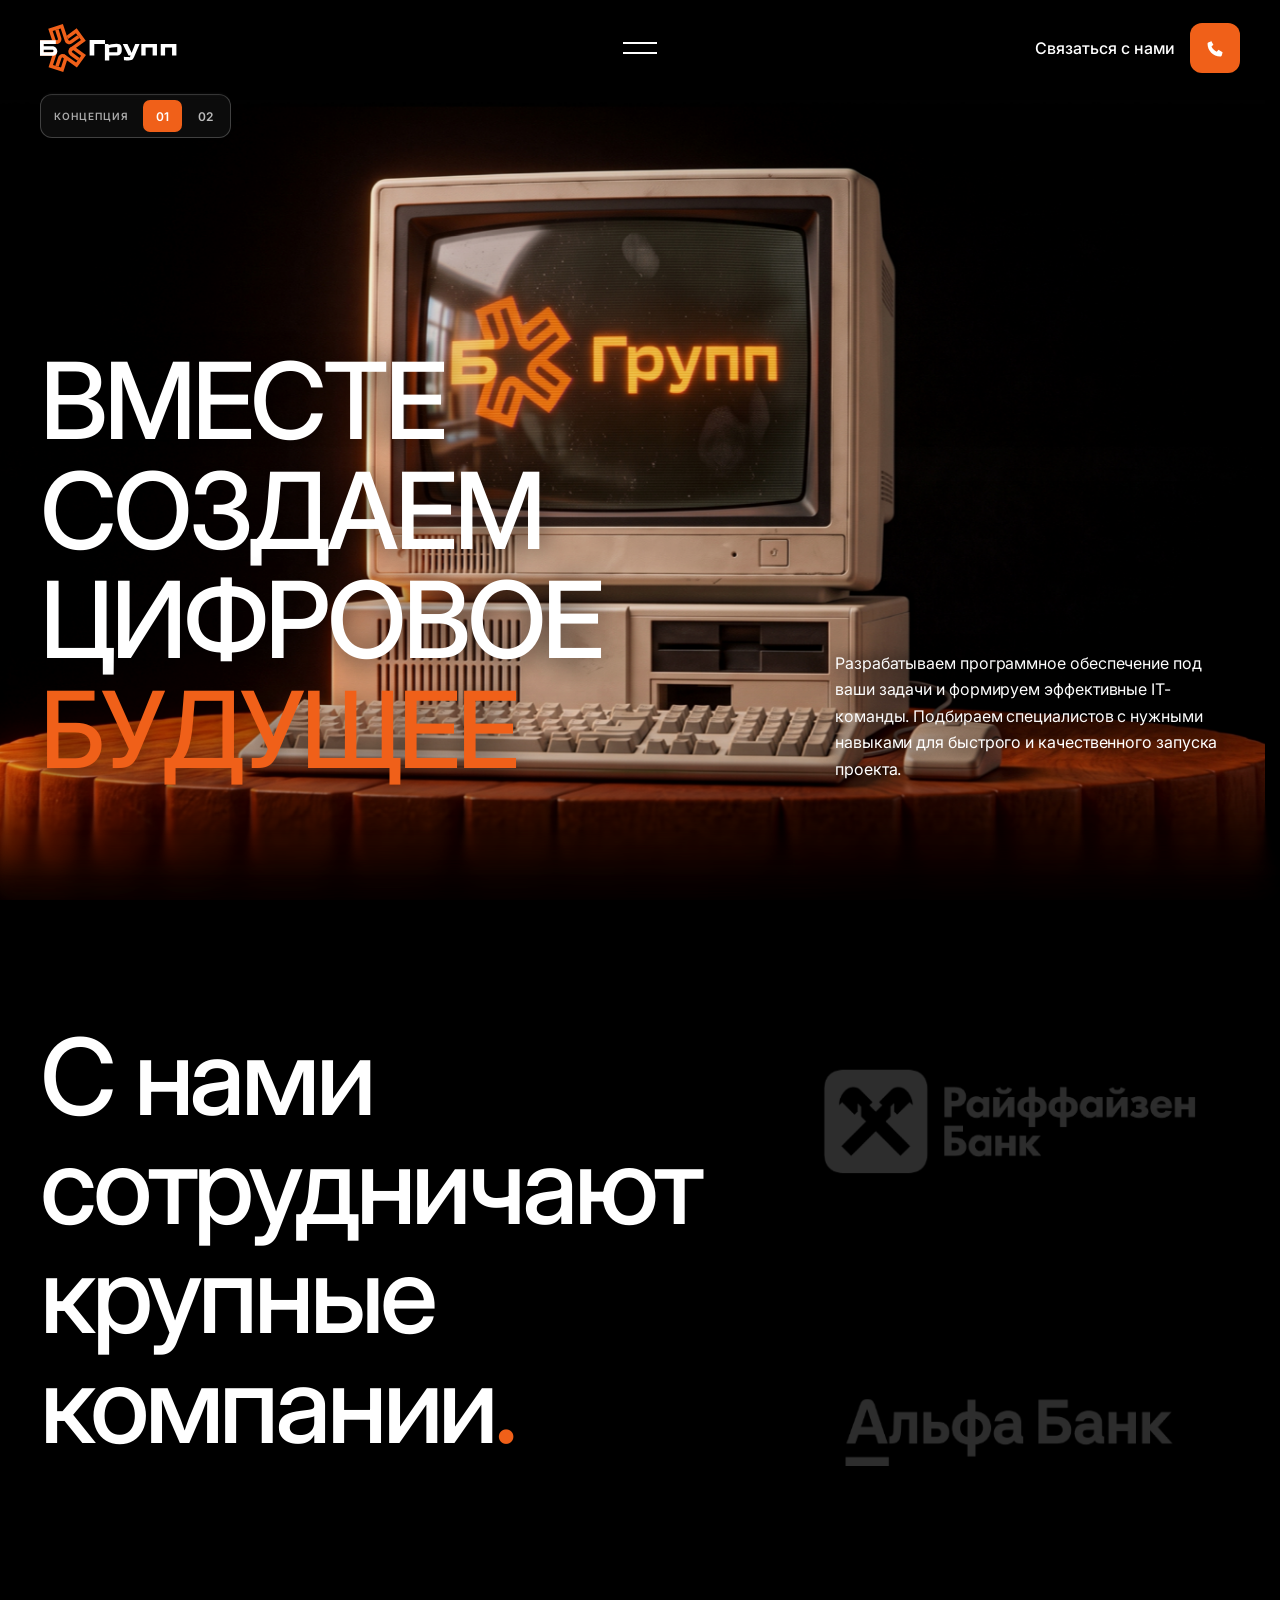
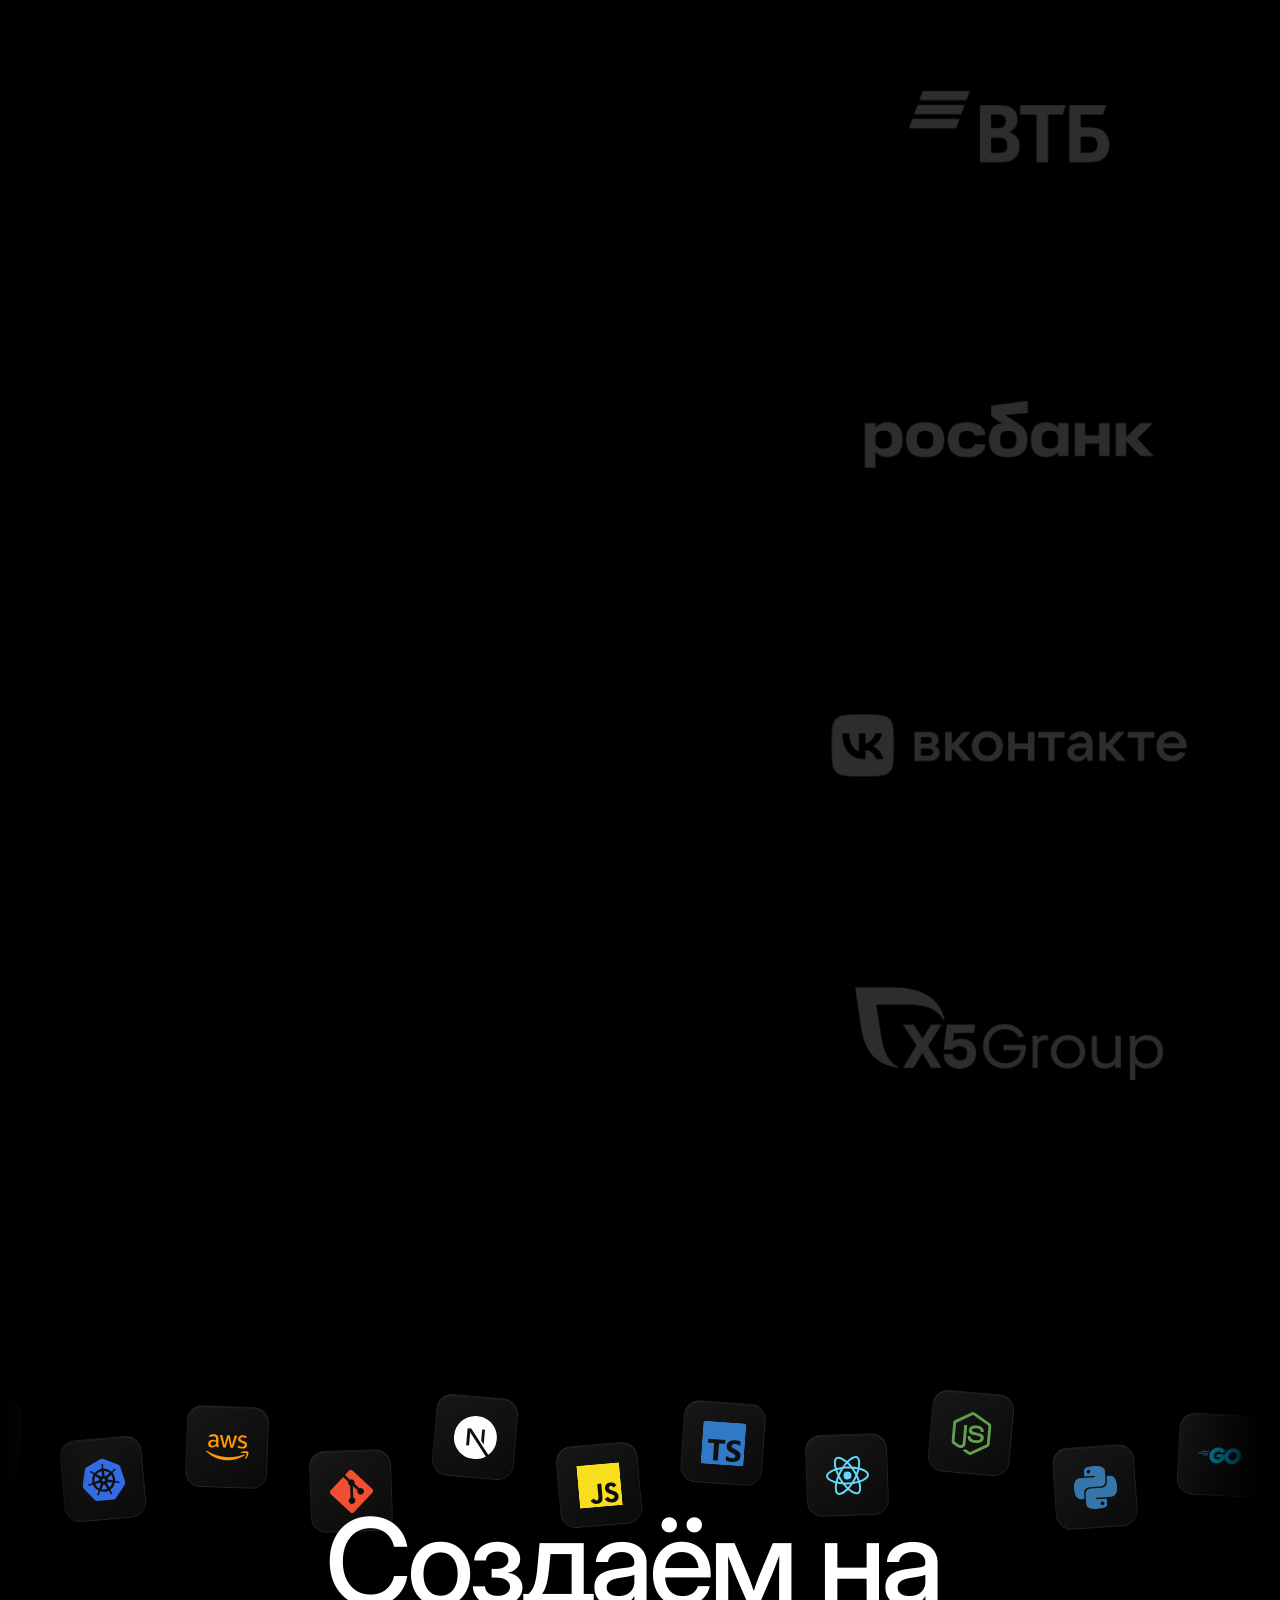
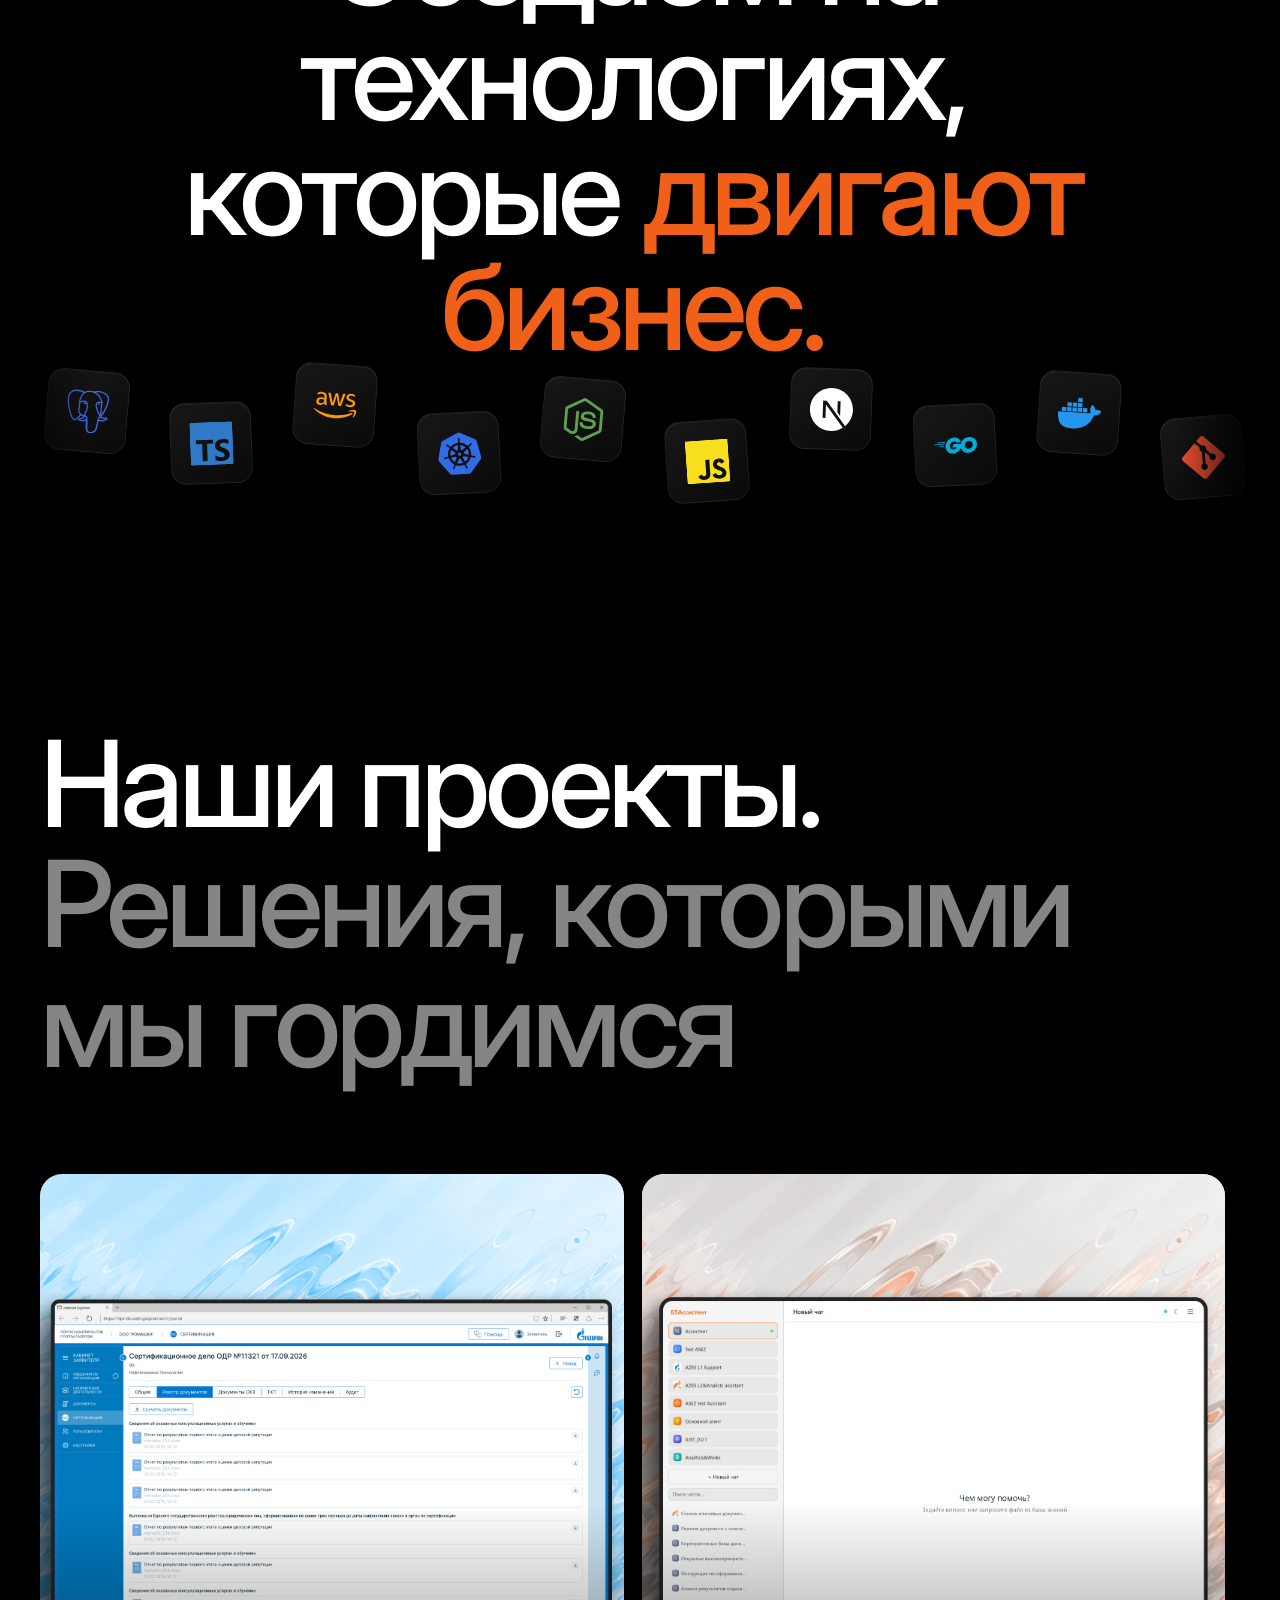
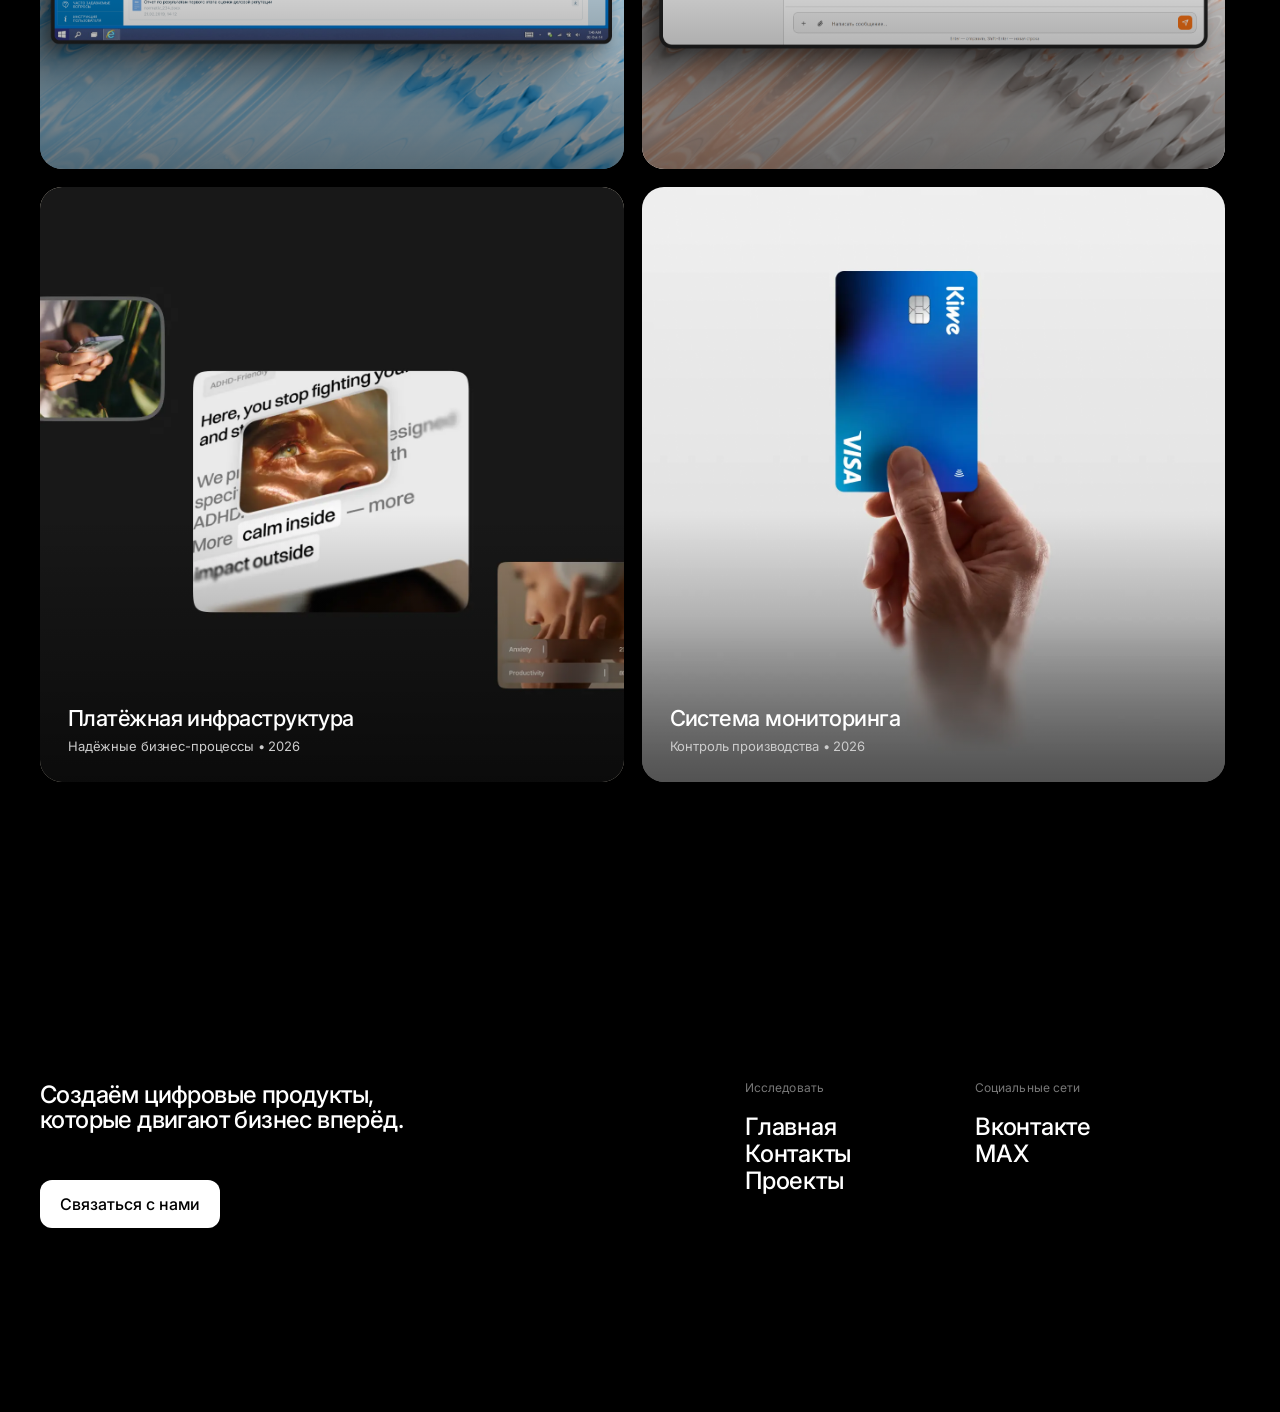
<file: index.html>
<!doctype html>
<html lang="ru">
<head>
  <meta charset="utf-8">
  <meta name="viewport" content="width=device-width,initial-scale=1">
  <meta name="theme-color" content="#000000">
  <meta name="description" content="Б5Групп — вариант 3.">
  <title>Б5Групп — Вариант 03</title>
  <script>
    window.B5G_EFFECTS={loader:false,crt:false};
    document.documentElement.classList.add('js');
    document.documentElement.dataset.heroVariant=new URLSearchParams(location.search).get('hero')==='2'?'2':'1';
    if(window.B5G_EFFECTS.loader){
      document.documentElement.classList.add('loader-active','hero-intro-pending');
    }else{
      document.documentElement.classList.add('loader-disabled','hero-direct-pending');
    }
    if(!window.B5G_EFFECTS.crt)document.documentElement.classList.add('crt-disabled');
  </script>
  <link rel="icon" href="assets/b5g-logo.svg" type="image/svg+xml">
  <link rel="preload" href="assets/inter-variable.ttf" as="font" type="font/ttf" crossorigin>
  <link rel="preload" href="assets/hero-block-v2.jpg" as="image" fetchpriority="high">
  <link rel="stylesheet" href="styles.css?v=103">
  <script src="script.js?v=40" defer></script>
</head>
<body>
<div class="site-loader" id="site-loader" aria-label="Загрузка сайта">
  <div class="site-loader__panel">
    <p class="site-loader__label" aria-label="Loading">LOADING<span class="site-loader__dots" aria-hidden="true"><i>.</i><i>.</i><i>.</i></span></p>
    <div class="site-loader__track" role="progressbar" aria-label="Загрузка сайта" aria-valuemin="0" aria-valuemax="100" aria-valuenow="0">
      <div class="site-loader__segments" aria-hidden="true"></div>
    </div>
  </div>
</div>
<div class="crt-overlay" aria-hidden="true">
  <div class="crt-overlay__scanlines"></div>
  <div class="crt-overlay__noise"></div>
  <div class="crt-overlay__vignette"></div>
</div>
<header class="header site-header">
<a class="brand" href="#hero" aria-label="Б5Групп — главная"><img src="assets/b5g-logo.svg" width="336" height="118" alt="Б5Групп"></a>
    <div class="menu" id="navigation">
      <button class="menu-toggle" type="button" aria-expanded="false" aria-controls="menu-content" aria-label="Открыть меню">
        <span class="menu-lines" aria-hidden="true"><i></i><i></i></span>
        <span class="sr-only">Меню</span>
      </button>
      <nav class="menu-content" id="menu-content" aria-label="Основная навигация" inert>
        <a class="menu-row" href="#hero"><span>Главная</span></a>
        <a class="menu-row" href="#solutions"><span>Решения</span></a>
        <a class="menu-row" href="#success-stories"><span>Истории успеха</span></a>
        <a class="menu-row" href="#news"><span>Новости</span></a>
        <a class="menu-row" href="#contacts"><span>Контакты</span></a>
      </nav>
    </div>
<a class="hero-contact" href="#contacts"><span>Связаться с нами</span><span class="contact-phone" aria-hidden="true"><svg viewBox="0 0 24 24" focusable="false"><path d="M7.2 3.7 9.8 8l-2 1.8c1.2 2.5 3 4.3 5.5 5.5l1.8-2 4.3 2.6-.8 3.1c-.2.8-.9 1.3-1.7 1.3C9.6 20.3 3.7 14.4 3.7 7.1c0-.8.5-1.5 1.3-1.7l2.2-.7Z"/></svg></span></a>
</header>

<main>
  <div class="hero-pin">
  <section class="hero" id="hero" aria-label="Б5Групп">
    <div class="hero-variant hero-variant--one" data-hero-content="1">
      <div class="hero-camera" aria-hidden="true">
        <div class="hero-media">
          <video muted loop playsinline preload="none" poster="assets/hero-block-v2.jpg">
            <source data-src="assets/hero-loop.mp4" type="video/mp4">
          </video>
        </div>
      </div>
      <div class="hero-copy">
        <h1><span>Вместе</span><span>создаем</span><span>цифровое</span><span>будущее</span></h1>
        <p>Разрабатываем программное обеспечение под ваши задачи и формируем эффективные IT-команды. Подбираем специалистов с нужными навыками для быстрого и качественного запуска проекта.</p>
      </div>
    </div>
    <div class="hero-variant hero-variant--two" data-hero-content="2" aria-hidden="true" inert>
      <div class="hero-two-scene" aria-hidden="true">
        <img class="hero-two-background" data-src="assets/hero-concept-2/background.png" alt="">
        <div class="hero-two-object hero-two-object--mark"><img data-src="assets/hero-concept-2/stone-mark.png" alt=""></div>
        <div class="hero-two-object hero-two-object--small"><img data-src="assets/hero-concept-2/rock-small-top.png" alt=""></div>
        <div class="hero-two-object hero-two-object--upper"><img data-src="assets/hero-concept-2/rock-upper-right.png" alt=""></div>
        <div class="hero-two-object hero-two-object--left"><img data-src="assets/hero-concept-2/rock-left.png" alt=""></div>
        <div class="hero-two-object hero-two-object--right"><img data-src="assets/hero-concept-2/rock-large-right.png" alt=""></div>
      </div>
      <h1 class="hero-two-title">Создаём сложные решения.<br>Делаем их простыми<br>для бизнеса.</h1>
      <p class="hero-two-description">Разрабатываем программное обеспечение под ваши задачи и формируем эффективные IT-команды.<br>Подбираем специалистов с нужными навыками для быстрого и качественного запуска проекта.</p>
    </div>
    <div class="hero-switcher" role="group" aria-label="Вариант первого экрана">
      <span class="hero-switcher-label">КОНЦЕПЦИЯ</span>
      <button type="button" data-hero-select="1" aria-label="Показать первый вариант" aria-pressed="true">01</button>
      <button type="button" data-hero-select="2" aria-label="Показать второй вариант" aria-pressed="false">02</button>
    </div>
  </section>
  </div>
<section class="about-section" id="about" aria-labelledby="about-title" hidden data-temporarily-hidden="true">
  <div class="about-intro">
    <h2 id="about-title">Превращаем смелые идеи в цифровые продукты, которым доверяют.</h2>
    <div class="about-details">
      <div><p>Б5Групп — команда, которая погружается в задачи бизнеса. Объединяем дизайн и технологии, чтобы создавать понятные и надёжные решения.</p></div>
    </div>
  </div>
  <div class="about-photo-scroll">
    <div class="about-photo-sticky"><div class="about-photo-frame"><img src="assets/about-team.jpg" alt="Работа над цифровым продуктом Б5Групп на планшете" width="2752" height="1536" loading="lazy" decoding="async"></div></div>
  </div>
</section>

<section class="clients-section" id="clients" aria-labelledby="clients-title">
  <div class="clients-heading"><h2 id="clients-title">С нами<br>сотрудничают<br>крупные<br>компании<span>.</span></h2></div>
  <ul class="clients-logos" aria-label="Компании"><li class="client-logo"><img src="assets/clients/raiffeisen.18ee9523.png" alt="Райффайзен Банк" width="330" height="110" loading="lazy"></li><li class="client-logo"><img src="assets/clients/alpha.94a51439.png" alt="Альфа-Банк" width="330" height="110" loading="lazy"></li><li class="client-logo"><img src="assets/clients/vtb.08dab0e6.png" alt="ВТБ" width="330" height="110" loading="lazy"></li><li class="client-logo"><img src="assets/clients/rosbank.a0469381.png" alt="Росбанк" width="330" height="110" loading="lazy"></li><li class="client-logo"><img src="assets/clients/vk.796ca20d.png" alt="VK" width="330" height="110" loading="lazy"></li><li class="client-logo"><img src="assets/clients/x5group.e3d410cb.png" alt="X5 Group" width="330" height="110" loading="lazy"></li></ul>
</section>
  <section class="stack-section" id="solutions" aria-labelledby="stack-title">
    <div class="stack-ticker stack-ticker-top" aria-hidden="true">
      <div class="stack-track">
        <span class="stack-card" style="--y:18px;--r:-5deg"><img src="assets/stack/javascript.svg" alt=""></span>
        <span class="stack-card" style="--y:-24px;--r:4deg"><img src="assets/stack/typescript.svg" alt=""></span>
        <span class="stack-card" style="--y:8px;--r:-2deg"><img src="assets/stack/react.svg" alt=""></span>
        <span class="stack-card" style="--y:-34px;--r:5deg"><img src="assets/stack/nodedotjs.svg" alt=""></span>
        <span class="stack-card" style="--y:20px;--r:-4deg"><img src="assets/stack/python.svg" alt=""></span>
        <span class="stack-card" style="--y:-12px;--r:3deg"><img src="assets/stack/go.svg" alt=""></span>
        <span class="stack-card" style="--y:26px;--r:-3deg"><img src="assets/stack/docker.svg" alt=""></span>
        <span class="stack-card" style="--y:-28px;--r:4deg"><img src="assets/stack/postgresql.svg" alt=""></span>
        <span class="stack-card" style="--y:12px;--r:-5deg"><img src="assets/stack/kubernetes.svg" alt=""></span>
        <span class="stack-card" style="--y:-20px;--r:2deg"><img src="assets/stack/amazonwebservices.svg" alt=""></span>
        <span class="stack-card" style="--y:24px;--r:-2deg"><img src="assets/stack/git.svg" alt=""></span>
        <span class="stack-card" style="--y:-30px;--r:5deg"><img src="assets/stack/nextdotjs.svg" alt=""></span>
        <span class="stack-card" style="--y:18px;--r:-5deg"><img src="assets/stack/javascript.svg" alt=""></span>
        <span class="stack-card" style="--y:-24px;--r:4deg"><img src="assets/stack/typescript.svg" alt=""></span>
        <span class="stack-card" style="--y:8px;--r:-2deg"><img src="assets/stack/react.svg" alt=""></span>
        <span class="stack-card" style="--y:-34px;--r:5deg"><img src="assets/stack/nodedotjs.svg" alt=""></span>
        <span class="stack-card" style="--y:20px;--r:-4deg"><img src="assets/stack/python.svg" alt=""></span>
        <span class="stack-card" style="--y:-12px;--r:3deg"><img src="assets/stack/go.svg" alt=""></span>
        <span class="stack-card" style="--y:26px;--r:-3deg"><img src="assets/stack/docker.svg" alt=""></span>
        <span class="stack-card" style="--y:-28px;--r:4deg"><img src="assets/stack/postgresql.svg" alt=""></span>
        <span class="stack-card" style="--y:12px;--r:-5deg"><img src="assets/stack/kubernetes.svg" alt=""></span>
        <span class="stack-card" style="--y:-20px;--r:2deg"><img src="assets/stack/amazonwebservices.svg" alt=""></span>
        <span class="stack-card" style="--y:24px;--r:-2deg"><img src="assets/stack/git.svg" alt=""></span>
        <span class="stack-card" style="--y:-30px;--r:5deg"><img src="assets/stack/nextdotjs.svg" alt=""></span>
      </div>
    </div>
    <div class="stack-copy">
      <h2 id="stack-title">Создаём на технологиях,<br>которые <span>двигают бизнес.</span></h2>
    </div>
    <div class="stack-ticker stack-ticker-bottom" aria-hidden="true">
      <div class="stack-track">
        <span class="stack-card" style="--y:-18px;--r:4deg"><img src="assets/stack/docker.svg" alt=""></span>
        <span class="stack-card" style="--y:26px;--r:-5deg"><img src="assets/stack/git.svg" alt=""></span>
        <span class="stack-card" style="--y:-8px;--r:3deg"><img src="assets/stack/python.svg" alt=""></span>
        <span class="stack-card" style="--y:34px;--r:-4deg"><img src="assets/stack/react.svg" alt=""></span>
        <span class="stack-card" style="--y:-20px;--r:5deg"><img src="assets/stack/postgresql.svg" alt=""></span>
        <span class="stack-card" style="--y:12px;--r:-2deg"><img src="assets/stack/typescript.svg" alt=""></span>
        <span class="stack-card" style="--y:-26px;--r:4deg"><img src="assets/stack/amazonwebservices.svg" alt=""></span>
        <span class="stack-card" style="--y:22px;--r:-3deg"><img src="assets/stack/kubernetes.svg" alt=""></span>
        <span class="stack-card" style="--y:-12px;--r:5deg"><img src="assets/stack/nodedotjs.svg" alt=""></span>
        <span class="stack-card" style="--y:30px;--r:-4deg"><img src="assets/stack/javascript.svg" alt=""></span>
        <span class="stack-card" style="--y:-22px;--r:2deg"><img src="assets/stack/nextdotjs.svg" alt=""></span>
        <span class="stack-card" style="--y:14px;--r:-3deg"><img src="assets/stack/go.svg" alt=""></span>
        <span class="stack-card" style="--y:-18px;--r:4deg"><img src="assets/stack/docker.svg" alt=""></span>
        <span class="stack-card" style="--y:26px;--r:-5deg"><img src="assets/stack/git.svg" alt=""></span>
        <span class="stack-card" style="--y:-8px;--r:3deg"><img src="assets/stack/python.svg" alt=""></span>
        <span class="stack-card" style="--y:34px;--r:-4deg"><img src="assets/stack/react.svg" alt=""></span>
        <span class="stack-card" style="--y:-20px;--r:5deg"><img src="assets/stack/postgresql.svg" alt=""></span>
        <span class="stack-card" style="--y:12px;--r:-2deg"><img src="assets/stack/typescript.svg" alt=""></span>
        <span class="stack-card" style="--y:-26px;--r:4deg"><img src="assets/stack/amazonwebservices.svg" alt=""></span>
        <span class="stack-card" style="--y:22px;--r:-3deg"><img src="assets/stack/kubernetes.svg" alt=""></span>
        <span class="stack-card" style="--y:-12px;--r:5deg"><img src="assets/stack/nodedotjs.svg" alt=""></span>
        <span class="stack-card" style="--y:30px;--r:-4deg"><img src="assets/stack/javascript.svg" alt=""></span>
        <span class="stack-card" style="--y:-22px;--r:2deg"><img src="assets/stack/nextdotjs.svg" alt=""></span>
        <span class="stack-card" style="--y:14px;--r:-3deg"><img src="assets/stack/go.svg" alt=""></span>
      </div>
    </div>
  </section>
  <section class="projects-section" id="success-stories" aria-labelledby="projects-title">
    <div class="projects-intro">
      <h2 id="projects-title">Наши проекты.<br><span>Решения, которыми мы гордимся</span></h2>
    </div>

    <div class="project-gallery">
      <article class="project-stage" data-tilt="-1">
        <a class="project-card project-card-platform" href="case.html">
          <img src="assets/b2b-platform-preview.png" alt="Интерфейс платформы сертификации в окне браузера">
          <span class="project-shade" aria-hidden="true"></span>
          <div class="project-copy">
            <h3>Единая B2B-платформа</h3>
            <span>Экосистема для бизнеса • 2026</span>
          </div>
          <span class="project-more">Смотреть проект <b aria-hidden="true">↗</b></span>
        </a>
      </article>

      <article class="project-stage" data-tilt="1">
        <a class="project-card project-card-ai" href="#contacts">
          <img src="assets/analytics-preview.png" alt="Интерфейс Б5Ассистента в окне браузера">
          <span class="project-shade" aria-hidden="true"></span>
          <div class="project-copy">
            <h3>Интеллектуальная аналитика</h3>
            <span>Данные и автоматизация • 2026</span>
          </div>
          <span class="project-more">Смотреть проект <b aria-hidden="true">↗</b></span>
        </a>
      </article>

      <article class="project-stage" data-tilt="-1">
        <a class="project-card project-card-fintech" href="#contacts">
          <img src="assets/BJvhHmvSfsjdQXOK21APpgWw9pc.webp" alt="Дизайн цифрового сервиса">
          <span class="project-shade" aria-hidden="true"></span>
          <div class="project-copy">
            <h3>Платёжная инфраструктура</h3>
            <span>Надёжные бизнес-процессы • 2026</span>
          </div>
          <span class="project-more">Смотреть проект <b aria-hidden="true">↗</b></span>
        </a>
      </article>

      <article class="project-stage" data-tilt="1">
        <a class="project-card project-card-industry" href="#contacts">
          <img src="assets/QxCIOzDk11Ziq87CsE1dVOneBd0.webp" alt="Синяя банковская карта Kiwe">
          <span class="project-shade" aria-hidden="true"></span>
          <div class="project-copy">
            <h3>Система мониторинга</h3>
            <span>Контроль производства • 2026</span>
          </div>
          <span class="project-more">Смотреть проект <b aria-hidden="true">↗</b></span>
        </a>
      </article>
    </div>
  </section>

  <footer class="site-footer" id="contacts">
    <div class="footer-info">
      <div class="footer-intro">
        <p class="footer-tagline">Создаём цифровые продукты,<br>которые двигают бизнес вперёд.</p>
        <a class="footer-contact" href="#contacts"><span>Связаться с нами</span></a>
        <p class="copyright">2026 Б5ГРУПП,<br>ВСЕ ПРАВА ЗАЩИЩЕНЫ</p>
      </div>
      <div class="footer-navs">
        <nav class="footer-column" aria-label="Разделы сайта">
          <p>Исследовать</p>
          <a href="#hero">Главная</a>
          <a href="#contacts">Контакты</a>
          <a href="#success-stories">Проекты</a>
        </nav>
        <nav class="footer-column" aria-label="Социальные сети">
          <p>Социальные сети</p>
          <span class="footer-social-placeholder">Вконтакте</span>
          <span class="footer-social-placeholder">MAX</span>
        </nav>
      </div>
      <div class="footer-legal">
        <a href="#contacts">Условия</a>
        <a href="#contacts">Политика конфиденциальности</a>
      </div>
    </div>
  </footer>
</main>
<dialog class="contact-dialog" aria-labelledby="contact-title">
  <div class="contact-modal-header">
    <a class="contact-modal-brand" href="#hero" aria-label="Б5Групп — главная">
      <img src="assets/b5g-logo.svg" alt="Б5Групп">
    </a>
    <button class="contact-close" type="button" aria-label="Закрыть форму">
      <span></span><span></span>
    </button>
    <div class="contact-modal-label" aria-hidden="true">
      <span>Связаться с нами</span>
      <span class="contact-phone"><svg viewBox="0 0 24 24" focusable="false"><path d="M7.2 3.7 9.8 8l-2 1.8c1.2 2.5 3 4.3 5.5 5.5l1.8-2 4.3 2.6-.8 3.1c-.2.8-.9 1.3-1.7 1.3C9.6 20.3 3.7 14.4 3.7 7.1c0-.8.5-1.5 1.3-1.7l2.2-.7Z"/></svg></span>
    </div>
  </div>
  <div class="contact-panel">
    <h2 id="contact-title">Давайте создадим<br><span>что-то важное.</span></h2>
    <p class="contact-intro">Расскажите о вашей задаче — начнём с знакомства.</p>
    <form class="contact-form">
      <div class="contact-fields">
        <label>Имя<input name="name" autocomplete="name" placeholder="Как к вам обращаться" required maxlength="120"></label>
        <label>Почта<input name="email" type="email" autocomplete="email" placeholder="you@company.ru" required maxlength="254"></label>
      </div>
      <label>Сообщение<textarea name="message" rows="7" placeholder="Расскажите о проекте, целях и задачах" required maxlength="5000"></textarea></label>
      <button class="contact-submit" type="submit">Отправить сообщение <span aria-hidden="true">↗</span></button>
      <p class="contact-status" role="status" aria-live="polite"></p>
    </form>
  </div>
</dialog>
<div class="scroll-blur scroll-blur-top" aria-hidden="true"><span></span><span></span><span></span><span></span><span></span><span></span></div><div class="scroll-blur scroll-blur-bottom" aria-hidden="true"><span></span><span></span><span></span><span></span><span></span><span></span></div>
</body>
</html>
</file>
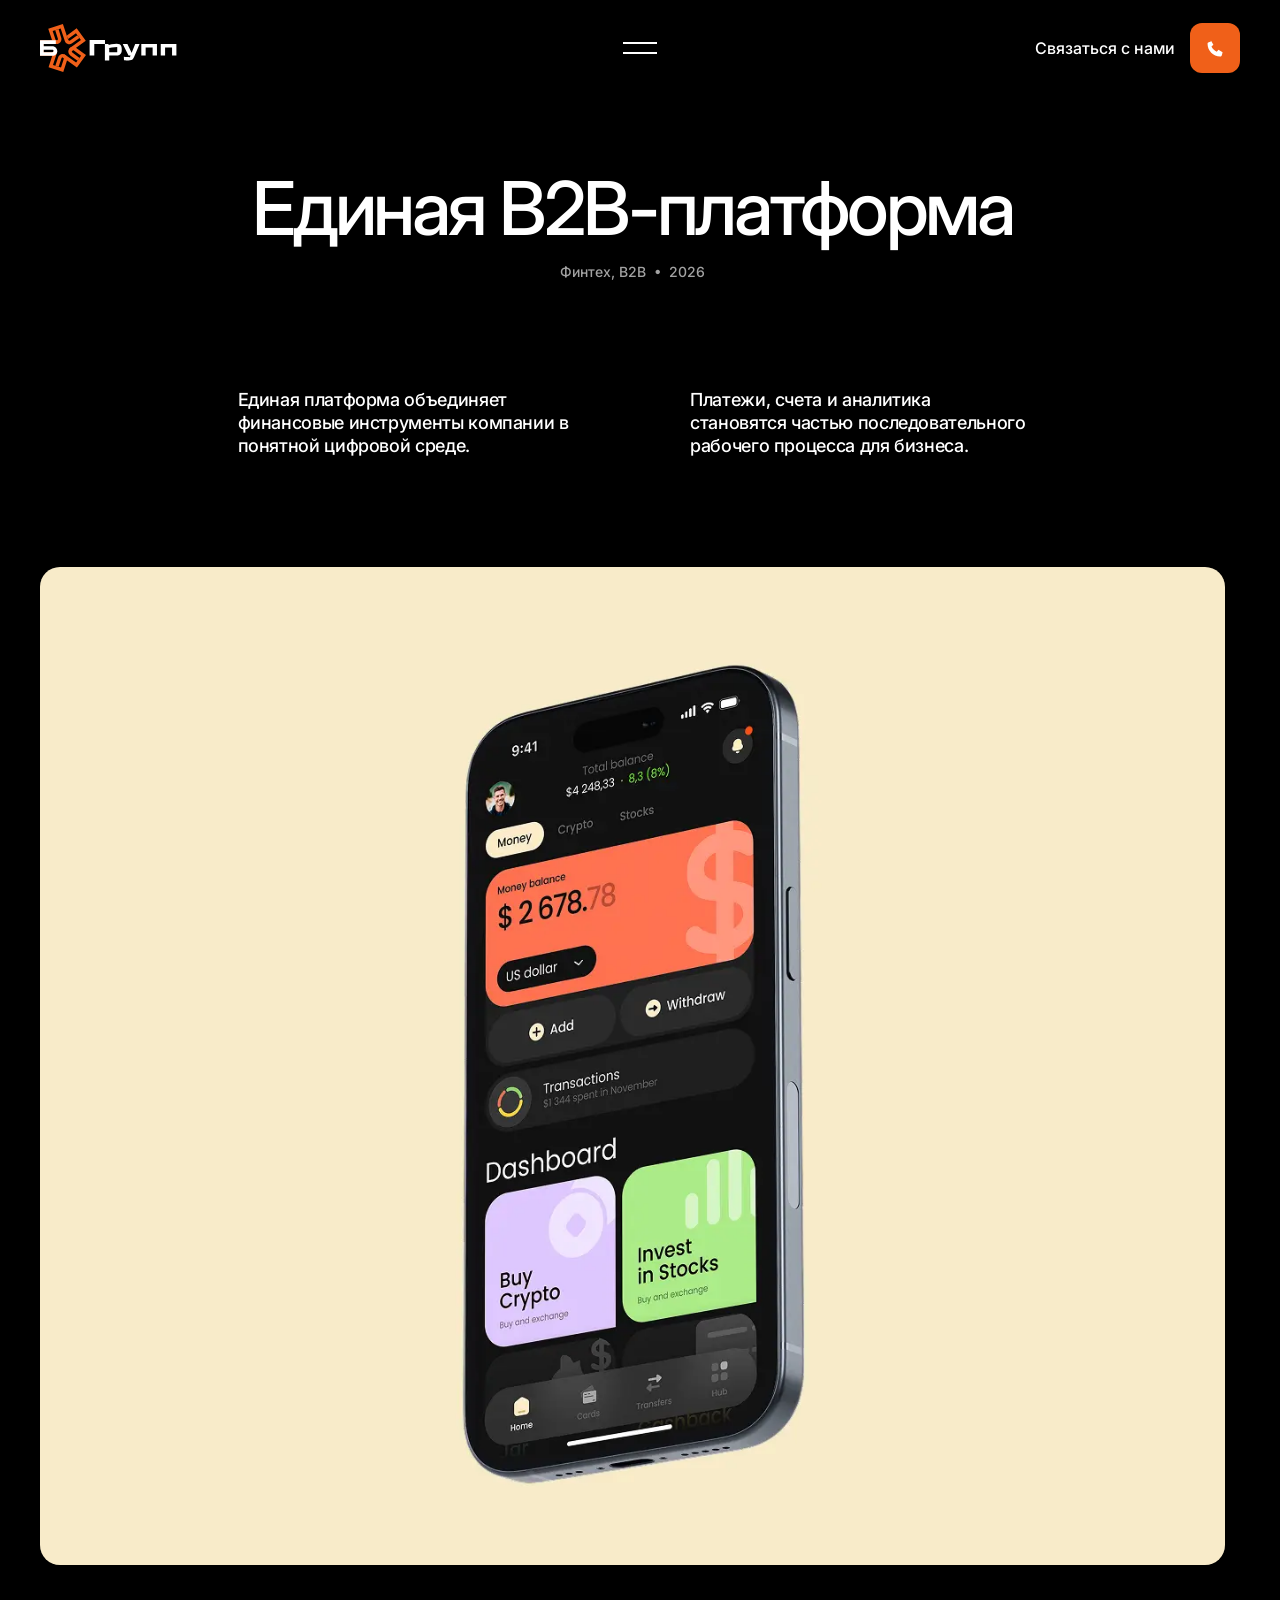
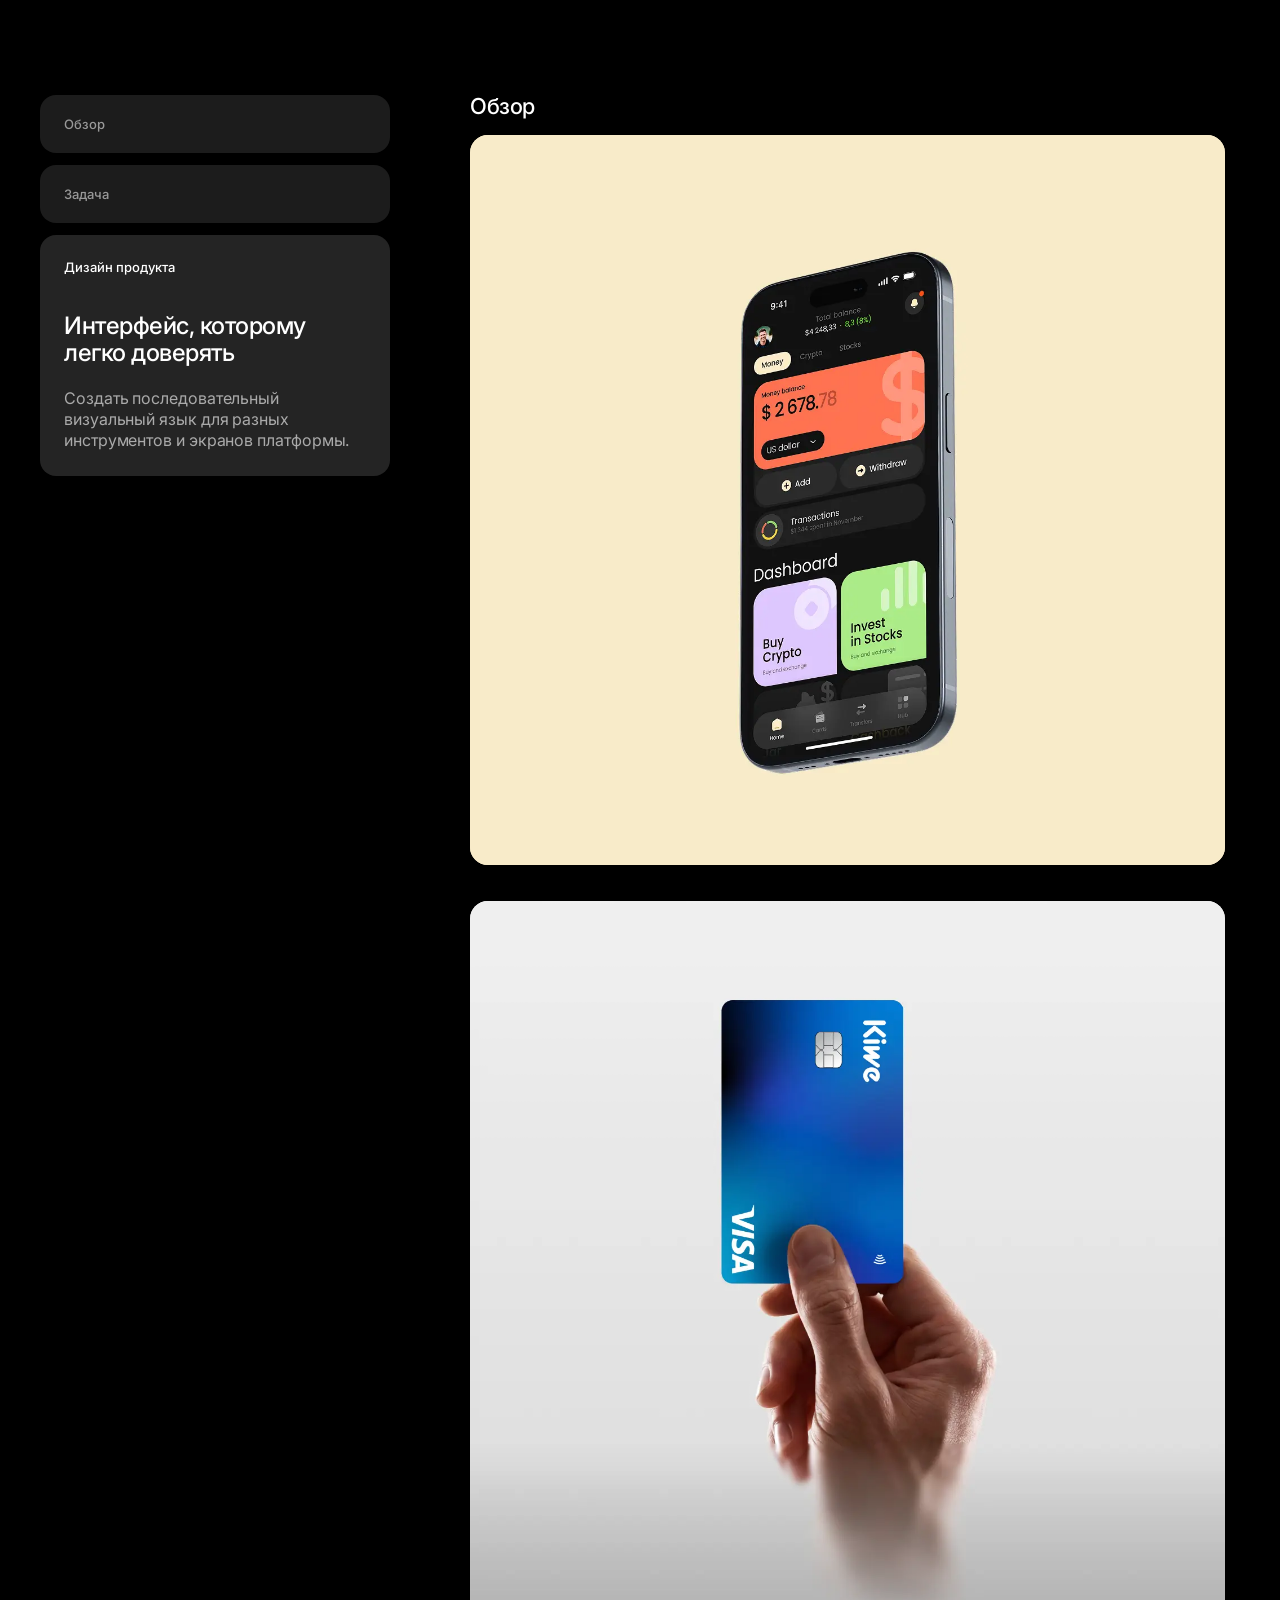
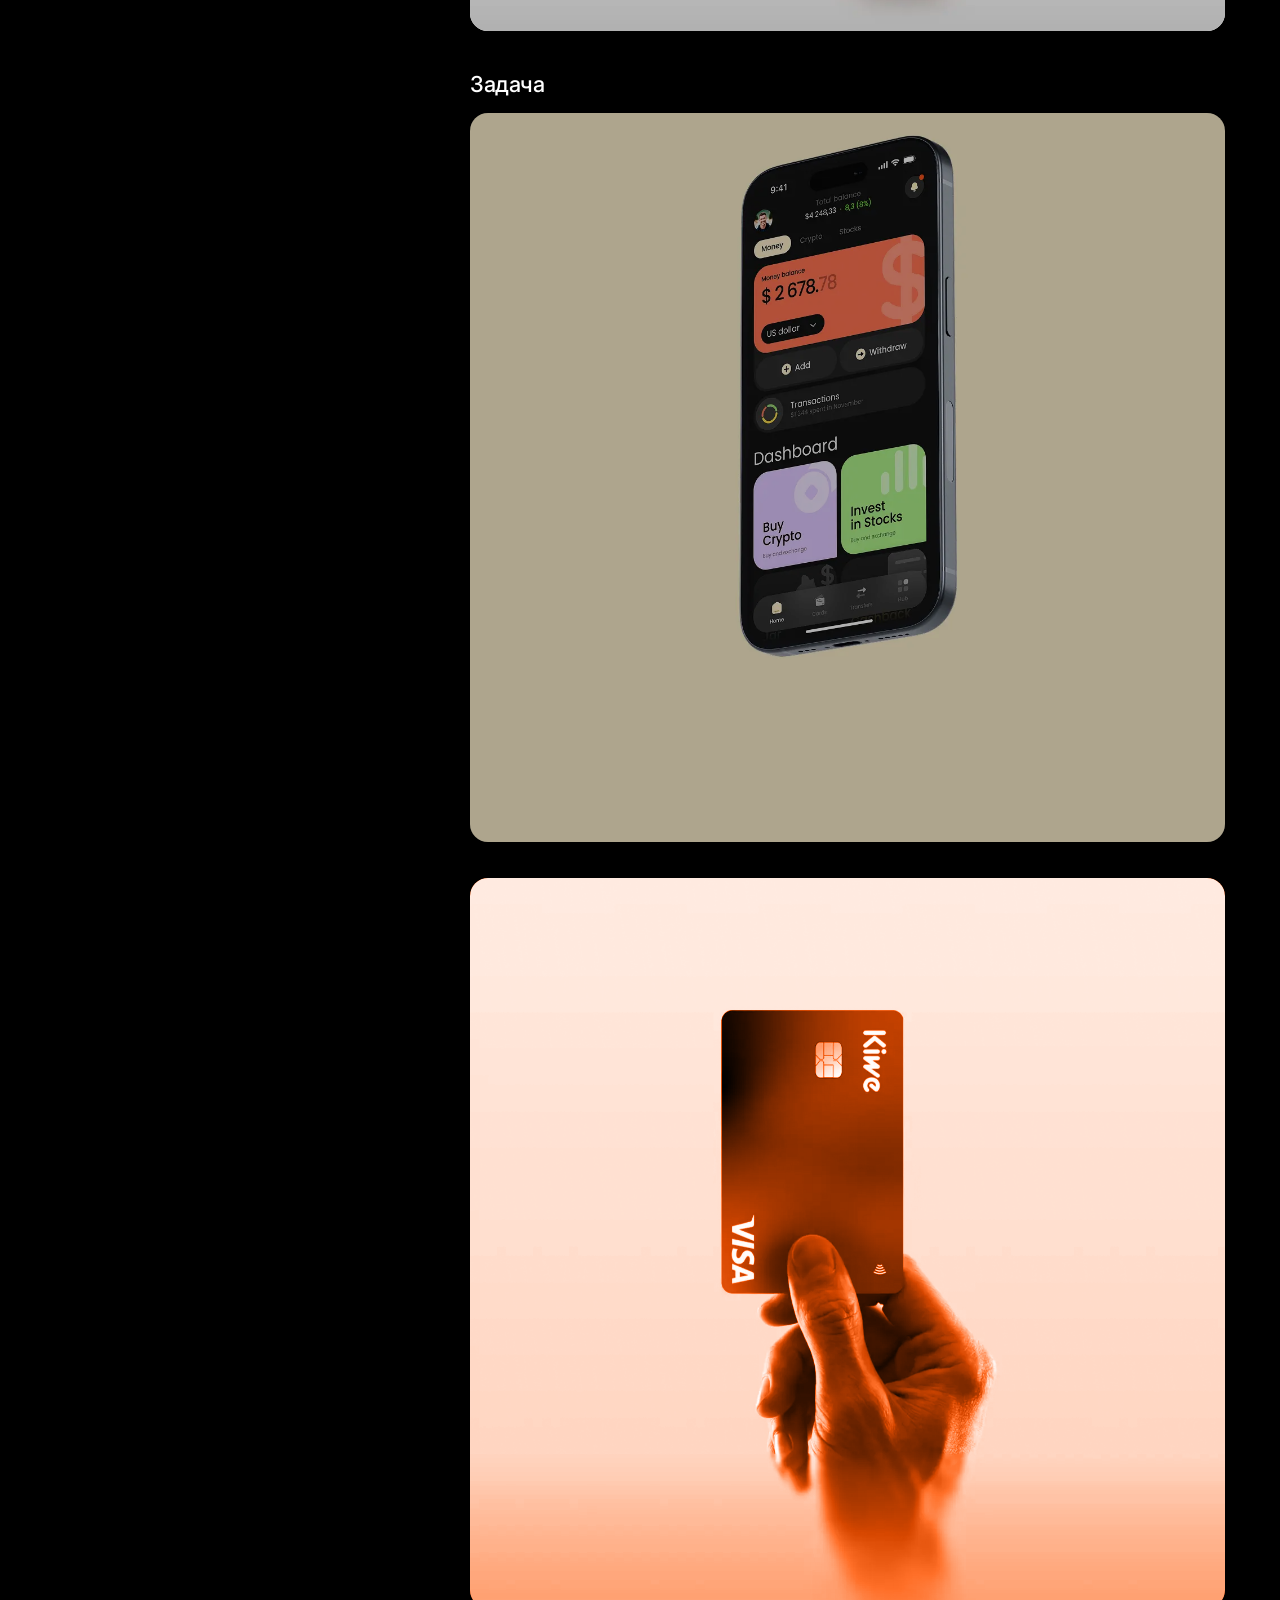
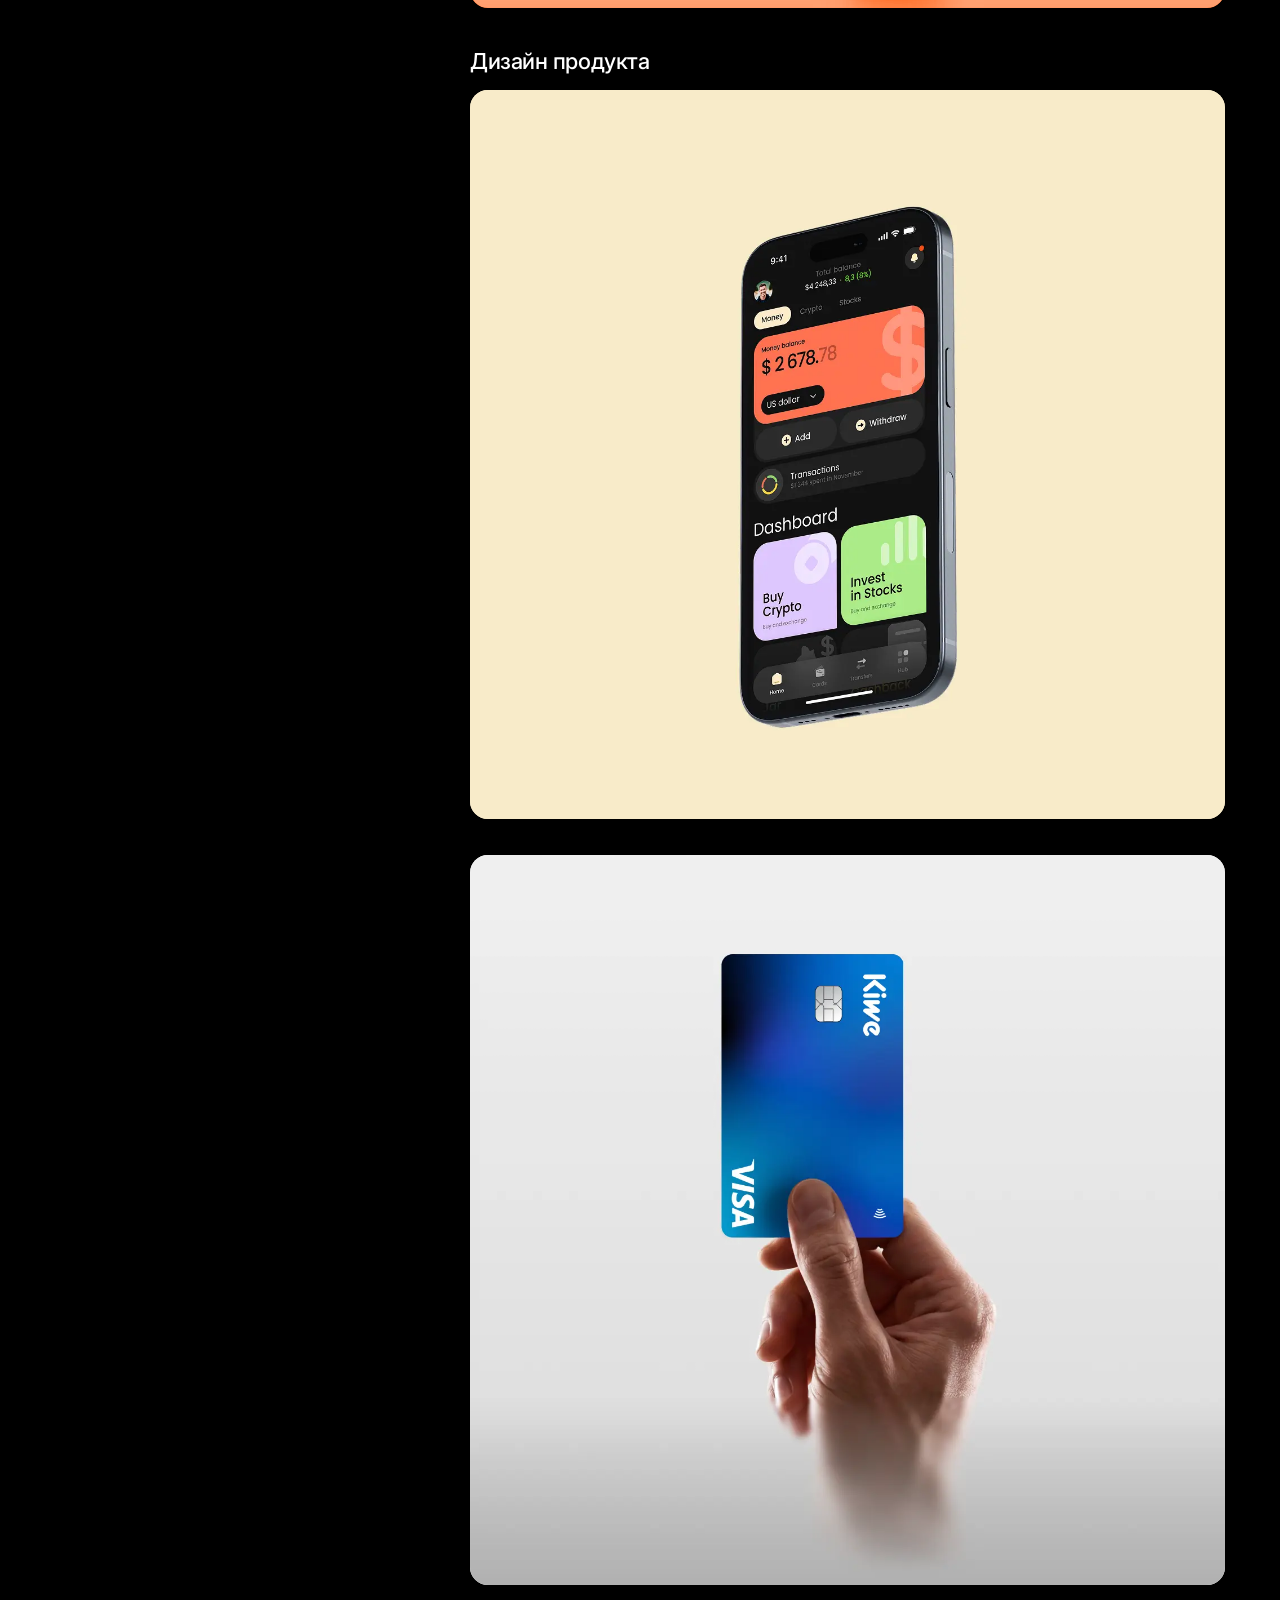
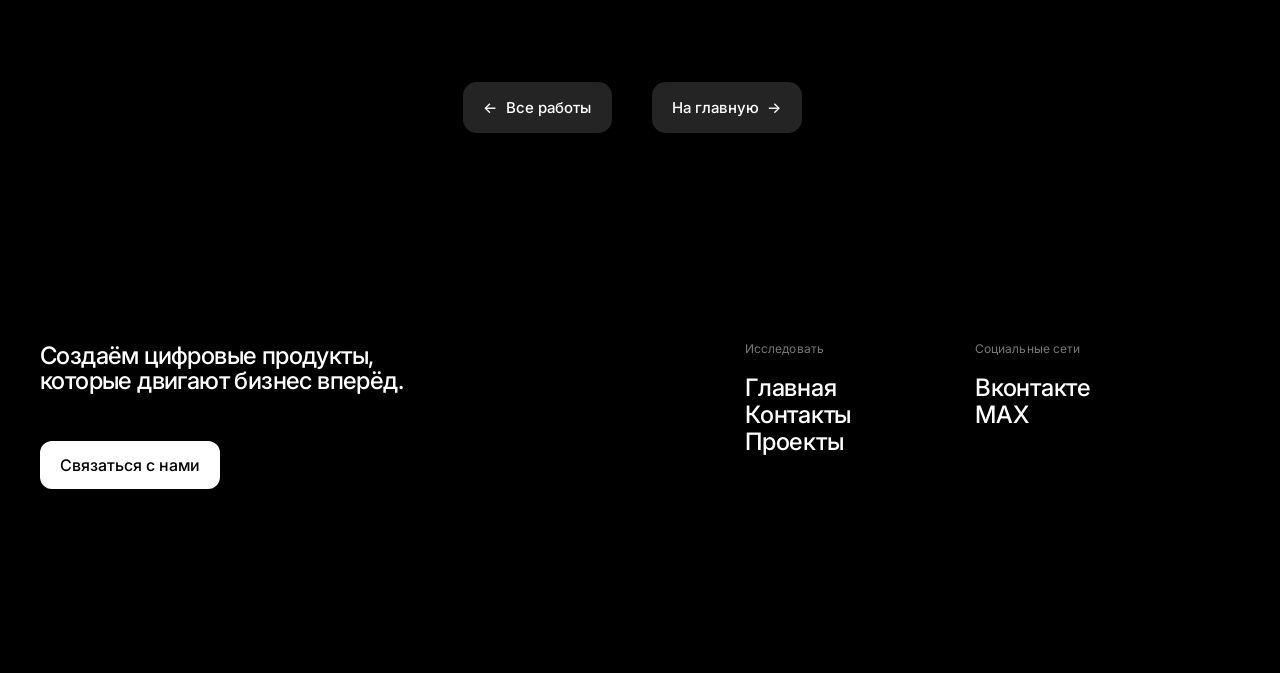
<file: case.html>
<!doctype html>
<html lang="ru">
<head>
  <meta charset="utf-8">
  <meta name="viewport" content="width=device-width,initial-scale=1">
  <meta name="theme-color" content="#050505">
  <meta name="description" content="Единая B2B-платформа — кейс Б5Групп.">
  <title>Единая B2B-платформа — Б5Групп</title>
  <script>document.documentElement.classList.add('js','loader-disabled','crt-disabled','site-ready');window.B5G_EFFECTS={loader:false,crt:false};</script>
  <link rel="icon" href="assets/b5g-logo.svg" type="image/svg+xml">
  <link rel="preload" href="assets/inter-variable.ttf" as="font" type="font/ttf" crossorigin>
  <link rel="preload" href="assets/9cXi9h55IYpDyuNDsxHrBUImuQ.webp" as="image" fetchpriority="high">
  <link rel="stylesheet" href="styles.css?v=87">
  <link rel="stylesheet" href="case.css?v=7">
  <script src="script.js?v=30" defer></script>
  <script src="case.js?v=2" defer></script>
</head>
<body class="case-page">
<header class="header site-header">
  <a class="brand" href="index.html#hero" aria-label="Б5Групп — главная"><img src="assets/b5g-logo.svg" width="336" height="118" alt="Б5Групп"></a>
  <div class="menu" id="navigation">
    <button class="menu-toggle" type="button" aria-expanded="false" aria-controls="menu-content" aria-label="Открыть меню">
      <span class="menu-lines" aria-hidden="true"><i></i><i></i></span><span class="sr-only">Меню</span>
    </button>
    <nav class="menu-content" id="menu-content" aria-label="Основная навигация" inert>
      <a class="menu-row" href="index.html#hero"><span>Главная</span></a>
      <a class="menu-row" href="index.html#solutions"><span>Решения</span></a>
      <a class="menu-row" href="index.html#success-stories"><span>Истории успеха</span></a>
      <a class="menu-row" href="index.html#news"><span>Новости</span></a>
      <a class="menu-row" href="#contacts"><span>Контакты</span></a>
    </nav>
  </div>
  <a class="hero-contact" href="#contacts"><span>Связаться с нами</span><span class="contact-phone" aria-hidden="true"><svg viewBox="0 0 24 24"><path d="M7.2 3.7 9.8 8l-2 1.8c1.2 2.5 3 4.3 5.5 5.5l1.8-2 4.3 2.6-.8 3.1c-.2.8-.9 1.3-1.7 1.3C9.6 20.3 3.7 14.4 3.7 7.1c0-.8.5-1.5 1.3-1.7l2.2-.7Z"/></svg></span></a>
</header>

<main class="case-main">
  <section class="case-hero" aria-labelledby="case-title">
    <h1 id="case-title">Единая B2B-платформа</h1>
    <p class="case-hero__meta">Финтех, B2B&nbsp; • &nbsp;2026</p>
    <div class="case-hero__intro">
      <p>Единая платформа объединяет финансовые инструменты компании в понятной цифровой среде.</p>
      <p>Платежи, счета и аналитика становятся частью последовательного рабочего процесса для бизнеса.</p>
    </div>
  </section>

  <figure class="case-cover" id="case-cover">
    <img src="assets/9cXi9h55IYpDyuNDsxHrBUImuQ.webp" alt="Экран финансового приложения на смартфоне">
  </figure>

  <div class="case-body">
    <aside class="case-chapters" aria-label="Разделы кейса">
      <a class="case-chapter is-active" href="#overview" data-chapter="overview"><span>Обзор</span><strong>Единая система для финансовых задач бизнеса</strong><p>Платформа собирает основные инструменты в одном интерфейсе и помогает ориентироваться в повседневных задачах.</p></a>
      <a class="case-chapter" href="#challenge" data-chapter="challenge"><span>Задача</span><strong>Упростить сложные финансовые сценарии</strong><p>Дать пользователю ясный путь от данных к действию, сохранив доступ к деталям и настройкам.</p></a>
      <a class="case-chapter" href="#design" data-chapter="design"><span>Дизайн продукта</span><strong>Интерфейс, которому легко доверять</strong><p>Создать последовательный визуальный язык для разных инструментов и экранов платформы.</p></a>
    </aside>

    <div class="case-gallery">
      <section class="case-gallery__group" id="overview" data-gallery-chapter="overview" aria-labelledby="overview-title">
        <h2 id="overview-title">Обзор</h2>
        <figure class="case-frame case-frame--cream"><img src="assets/9cXi9h55IYpDyuNDsxHrBUImuQ.webp" alt="Главный экран финансового приложения"></figure>
        <figure class="case-frame case-frame--white"><img src="assets/QxCIOzDk11Ziq87CsE1dVOneBd0.webp" alt="Банковская карта сервиса"></figure>
      </section>
      <section class="case-gallery__group" id="challenge" data-gallery-chapter="challenge" aria-labelledby="challenge-title">
        <h2 id="challenge-title">Задача</h2>
        <figure class="case-frame case-frame--dark"><img src="assets/9cXi9h55IYpDyuNDsxHrBUImuQ.webp" alt="Детали интерфейса финансового приложения"></figure>
        <figure class="case-frame case-frame--orange"><img src="assets/QxCIOzDk11Ziq87CsE1dVOneBd0.webp" alt="Карта как часть финансовой экосистемы"></figure>
      </section>
      <section class="case-gallery__group" id="design" data-gallery-chapter="design" aria-labelledby="design-title">
        <h2 id="design-title">Дизайн продукта</h2>
        <figure class="case-frame case-frame--cream"><img src="assets/9cXi9h55IYpDyuNDsxHrBUImuQ.webp" alt="Мобильный интерфейс платформы"></figure>
        <figure class="case-frame case-frame--white"><img src="assets/QxCIOzDk11Ziq87CsE1dVOneBd0.webp" alt="Физический носитель визуального языка сервиса"></figure>
      </section>
    </div>
  </div>

  <nav class="case-pagination" aria-label="Переход между работами">
    <a href="index.html#success-stories">←&nbsp; Все работы</a>
    <a href="index.html#hero">На главную&nbsp; →</a>
  </nav>

  <footer class="site-footer" id="contacts">
    <div class="footer-info">
      <div class="footer-intro">
        <p class="footer-tagline">Создаём цифровые продукты,<br>которые двигают бизнес вперёд.</p>
        <a class="footer-contact" href="#contacts"><span>Связаться с нами</span></a>
        <p class="copyright">2026 Б5ГРУПП,<br>ВСЕ ПРАВА ЗАЩИЩЕНЫ</p>
      </div>
      <div class="footer-navs">
        <nav class="footer-column" aria-label="Разделы сайта">
          <p>Исследовать</p>
          <a href="index.html#hero">Главная</a>
          <a href="#contacts">Контакты</a>
          <a href="index.html#success-stories">Проекты</a>
        </nav>
        <nav class="footer-column" aria-label="Социальные сети">
          <p>Социальные сети</p>
          <span class="footer-social-placeholder">Вконтакте</span>
          <span class="footer-social-placeholder">MAX</span>
        </nav>
      </div>
      <div class="footer-legal">
        <a href="#contacts">Условия</a>
        <a href="#contacts">Политика конфиденциальности</a>
      </div>
    </div>
  </footer>
</main>

<dialog class="contact-dialog" aria-labelledby="contact-title">
  <div class="contact-modal-header">
    <a class="contact-modal-brand" href="index.html#hero" aria-label="Б5Групп — главная"><img src="assets/b5g-logo.svg" alt="Б5Групп"></a>
    <button class="contact-close" type="button" aria-label="Закрыть форму"><span></span><span></span></button>
    <div class="contact-modal-label" aria-hidden="true"><span>Связаться с нами</span><span class="contact-phone"><svg viewBox="0 0 24 24"><path d="M7.2 3.7 9.8 8l-2 1.8c1.2 2.5 3 4.3 5.5 5.5l1.8-2 4.3 2.6-.8 3.1c-.2.8-.9 1.3-1.7 1.3C9.6 20.3 3.7 14.4 3.7 7.1c0-.8.5-1.5 1.3-1.7l2.2-.7Z"/></svg></span></div>
  </div>
  <div class="contact-panel">
    <h2 id="contact-title">Давайте создадим<br><span>что-то важное.</span></h2>
    <p class="contact-intro">Расскажите о вашей задаче — начнём с знакомства.</p>
    <form class="contact-form">
      <div class="contact-fields">
        <label>Имя<input name="name" autocomplete="name" placeholder="Как к вам обращаться" required maxlength="120"></label>
        <label>Почта<input name="email" type="email" autocomplete="email" placeholder="you@company.ru" required maxlength="254"></label>
      </div>
      <label>Сообщение<textarea name="message" rows="7" placeholder="Расскажите о проекте, целях и задачах" required maxlength="5000"></textarea></label>
      <button class="contact-submit" type="submit">Отправить сообщение <span aria-hidden="true">↗</span></button>
      <p class="contact-status" role="status" aria-live="polite"></p>
    </form>
  </div>
</dialog>
</body>
</html>
</file>
<file: styles.css>
@font-face{font-family:Inter;src:url('assets/inter-variable.ttf') format('truetype');font-style:normal;font-weight:100 900;font-display:swap}
:root{color-scheme:dark;--edge:40px;--logo-height:calc((100vw - 80px)*60/374);--ease:cubic-bezier(.22,1,.36,1)}
*{box-sizing:border-box}body{margin:0;background:#000;color:#fff;font-family:Inter,Arial,sans-serif;-webkit-font-smoothing:antialiased}a{color:inherit;text-decoration:none}button{font:inherit;color:inherit}a,button{-webkit-tap-highlight-color:transparent}button{cursor:pointer}a:focus-visible,button:focus-visible{outline:2px solid #ff944d;outline-offset:5px}p{margin:0}
.hero{position:sticky;top:0;z-index:0;width:100%;height:100svh;min-height:100svh;overflow:hidden;isolation:isolate;background:#000}
.hero-pin{position:relative;z-index:0;height:200svh;background:#000;isolation:isolate}
.hero::before{content:"";position:absolute;inset:-1px;z-index:0;background-image:radial-gradient(circle at 50% 36%,rgba(70,24,8,.72) 0%,transparent 34%),linear-gradient(180deg,rgba(0,0,0,.04),rgba(0,0,0,.06) 58%,rgba(0,0,0,.34)),url('assets/1_1bg.jpg');background-position:50% 36%,center,center top;background-size:auto,auto,cover;background-repeat:no-repeat;pointer-events:none}
.hero::after{content:"";position:absolute;z-index:2;left:0;right:0;bottom:0;height:130px;background:linear-gradient(to bottom,transparent 0%,rgba(0,0,0,.46) 52%,#000 100%);pointer-events:none}
.particle-logo-fallback{position:absolute;z-index:1;left:50%;top:34%;width:min(32vw,350px);height:auto;transform:translate(-50%,-50%);opacity:0;visibility:hidden;filter:sepia(1) saturate(5) hue-rotate(342deg);transition:opacity .4s;pointer-events:none}
.hero.particles-ready .particle-logo-fallback{opacity:0}
.hero.particles-unavailable .particle-logo-fallback{opacity:.46;visibility:visible}
.particle-stage{position:absolute;inset:0;z-index:1;width:100%;height:100%;cursor:grab;touch-action:none;opacity:0;transition:opacity .8s}
.particle-stage.is-ready{opacity:1}
.particle-stage.is-dragging{cursor:grabbing}
.hero-rock{position:absolute;inset:0;z-index:2;width:100%;height:100%;object-fit:cover;object-position:center top;pointer-events:none;user-select:none}
.background{position:absolute;inset:0;width:100%;height:100%;object-fit:fill;z-index:-3}
.footer-wordmark{position:absolute;bottom:20px;left:var(--edge);right:var(--edge);width:calc(100% - var(--edge)*2);height:var(--logo-height);object-fit:fill;opacity:.46;mix-blend-mode:soft-light;filter:sepia(.3) saturate(1.15) brightness(1.35);pointer-events:none}
.header{position:absolute;z-index:3;top:25px;left:var(--edge);right:var(--edge);display:flex;align-items:center}.brand{display:flex;align-items:center}.brand img{display:block;width:137px;height:auto}.contact{display:flex;align-items:center;gap:14px;min-height:48px;padding:0 20px;background:#fff;color:#000;border-radius:12px;font-size:16px;font-weight:500;letter-spacing:-.04em;transition:background .25s,transform .25s}.contact img{filter:brightness(0)}.contact:hover{background:#ddd;transform:translateY(-2px)}
.hero-statement{position:absolute;z-index:3;left:var(--edge);bottom:38px;max-width:min(860px,calc(100vw - 360px));color:#fff;font-size:clamp(42px,4.2vw,72px);font-weight:500;line-height:.97;letter-spacing:-.055em;text-wrap:balance;text-shadow:0 3px 24px #000}
.hero-contact{position:absolute;z-index:3;right:var(--edge);bottom:38px;display:flex;align-items:center;justify-content:center;gap:12px;min-height:48px;padding:0 20px;border-radius:12px;background:#F06019;color:#fff;font-size:16px;font-weight:500;letter-spacing:-.04em;box-shadow:0 10px 35px rgba(240,96,25,.22);transition:background .25s,transform .25s,box-shadow .25s}
.hero-contact:hover{background:#ff7432;transform:translateY(-2px);box-shadow:0 14px 42px rgba(240,96,25,.34)}
h1{position:absolute;z-index:2;left:57.5%;top:160px;margin:0;width:360px;font-size:32px;font-weight:500;line-height:1.1;letter-spacing:-.02em}
.meta{position:absolute;bottom:calc(var(--logo-height) + 40px);left:var(--edge);right:var(--edge);display:flex;align-items:center;justify-content:space-between;font-size:14px;font-weight:400;line-height:1.1;letter-spacing:-.02em}.meta-left{display:flex;align-items:center;gap:40px}.meta p{color:#999}.location{display:flex;align-items:center;gap:4px}.location img{animation:sun-spin 25s linear infinite}.explore{color:#888;display:flex;align-items:center;gap:10px}.explore:hover{color:#fff}.explore span:first-child{background:linear-gradient(100deg,#777 20%,#fff 48%,#777 75%);background-size:250% 100%;background-clip:text;color:transparent;animation:shimmer 5s linear infinite}
.menu{position:fixed;z-index:10;top:20px;right:var(--edge);width:280px;height:60px;border-radius:14px;overflow:hidden;background:rgba(20,20,20,.8);backdrop-filter:blur(30px);-webkit-backdrop-filter:blur(30px);transition:width .65s var(--ease),height .75s var(--ease),background .5s;will-change:width,height}
.menu-toggle{display:flex;align-items:center;justify-content:space-between;border:0;background:transparent;width:100%;height:60px;padding:0 20px;text-align:left;white-space:nowrap;transition:height .65s var(--ease)}.menu-name{display:flex;align-items:center;gap:8px}.grid-icon{width:10px;height:10px;display:grid;grid-template-columns:repeat(2,4px);grid-template-rows:repeat(2,4px);gap:2px;transition:transform .55s var(--ease)}.grid-icon i{background:white;border-radius:.5px}.label-window{display:block;position:relative;width:52px;height:24px;overflow:hidden;font-size:18px;font-weight:500;letter-spacing:-.04em}.menu-label,.open-label{position:absolute;top:0;left:0;transition:transform .5s var(--ease),opacity .3s}.open-label{opacity:0;transform:translateY(100%)}.availability{color:#aaa;font-size:14px;letter-spacing:-.04em;transition:opacity .2s,transform .4s}
.menu-content{width:450px;opacity:0;visibility:hidden;transition:opacity .2s,visibility .2s}.menu-row{height:82px;padding:12px 20px;display:flex;align-items:center;border-top:1px solid #ffffff0d;transform:translateY(14px);transition:background .25s,transform .6s var(--ease),opacity .5s;opacity:0}.menu-row>span{font-size:24px;font-weight:500;letter-spacing:-.04em;transition:transform .3s var(--ease)}.menu-row:hover{background:#ffffff08}.menu-row:hover>span{transform:translateX(6px)}
.menu.is-open{width:450px;height:490px;background:rgba(20,20,20,.8)}.is-open .menu-toggle{height:80px;justify-content:center}.is-open .availability{opacity:0;position:absolute;pointer-events:none;transform:translateY(-10px)}.is-open .grid-icon{transform:rotate(45deg)}.is-open .menu-label{opacity:0;transform:translateY(-100%)}.is-open .open-label{opacity:1;transform:translateY(0)}.is-open .menu-content{opacity:1;visibility:visible;transition-delay:.1s}.is-open .menu-row{opacity:1;transform:none}.is-open .menu-row:nth-child(1){transition-delay:.08s}.is-open .menu-row:nth-child(2){transition-delay:.13s}.is-open .menu-row:nth-child(3){transition-delay:.18s}.is-open .menu-row:nth-child(4){transition-delay:.23s}.is-open .menu-row:nth-child(5){transition-delay:.28s}
@keyframes sun-spin{to{transform:rotate(360deg)}}@keyframes shimmer{to{background-position:-250% 0}}
@media(min-width:1920px){h1{left:57.5%;top:160px}}
@media(max-width:809px){:root{--edge:20px;--logo-height:calc((100vw - 40px)*60/374)}.header{top:20px}.brand img{width:114px}.contact{min-height:40px;padding:0 14px;border-radius:12px;font-size:14px;gap:8px}.menu{top:20px;width:110px;height:52px;border-radius:14px}.menu-toggle{height:52px;padding:0 16px}.label-window{font-size:16px}.availability{font-size:12px}.menu.is-open{width:calc(100vw - 40px);height:440px;max-height:calc(100svh - 40px);overflow-y:auto}.menu-content{width:calc(100vw - 40px);max-width:450px}.is-open .menu-toggle{height:60px}.menu-row{height:76px}.menu-row>span{font-size:23px}h1{top:190px;left:var(--edge);right:var(--edge);width:auto;max-width:360px;font-size:30px}.hero-statement{bottom:86px;max-width:calc(100vw - 40px);font-size:clamp(30px,8.6vw,42px);line-height:.98}.hero-contact{right:auto;left:var(--edge);bottom:20px;min-height:44px;padding:0 17px;border-radius:12px;font-size:14px}.meta{bottom:calc(var(--logo-height) + 46px);align-items:flex-end;font-size:12px}.meta-left{align-items:flex-start;flex-direction:column;gap:12px}.explore{gap:8px}.background{object-fit:cover;object-position:45% center}.footer-wordmark{bottom:24px}}
@media(max-width:809px){.particle-logo-fallback{top:37%;width:min(54vw,300px)}}

@keyframes hero-background-enter{from{opacity:0;transform:scale(1.035);filter:blur(8px)}to{opacity:1;transform:scale(1);filter:blur(0)}}
@keyframes hero-control-enter{from{opacity:0;transform:translateY(-18px);filter:blur(7px)}to{opacity:1;transform:translateY(0);filter:blur(0)}}
@keyframes hero-menu-enter{from{opacity:0;transform:translateY(-18px);filter:blur(7px)}to{opacity:1;transform:translateY(0);filter:blur(0)}}
@keyframes hero-object-enter{from{opacity:0;transform:translateY(24px) scale(.9);filter:blur(9px)}to{opacity:1;transform:translateY(0) scale(1);filter:blur(0)}}

@media(prefers-reduced-motion:no-preference){
  .hero::before{transform-origin:center bottom;animation:hero-background-enter 1.45s var(--ease) both}
  .hero-rock{transform-origin:center bottom;animation:hero-background-enter 1.45s var(--ease) both}
  .header .brand{animation:hero-control-enter .85s .2s var(--ease) both}
  .header .contact{animation:hero-control-enter .85s .35s var(--ease) both}
  .menu{animation:hero-menu-enter .9s .48s var(--ease) both}
  .hero-statement{animation:hero-object-enter .9s .62s var(--ease) both}
  .hero-contact{animation:hero-object-enter .9s .72s var(--ease) both}
  .particle-stage.is-ready{animation:hero-object-enter 1.35s .42s var(--ease) both}
  .js .site-footer .footer-intro,.js .site-footer .footer-column,.js .site-footer .footer-legal,.js .site-footer .footer-art{opacity:0;transform:translateY(24px);transition:opacity .8s var(--ease),transform .9s var(--ease)}
  .js .site-footer.is-visible .footer-intro,.js .site-footer.is-visible .footer-column,.js .site-footer.is-visible .footer-legal,.js .site-footer.is-visible .footer-art{opacity:1;transform:none}
  .js .site-footer.is-visible .footer-column:nth-child(1){transition-delay:.08s}
  .js .site-footer.is-visible .footer-column:nth-child(2){transition-delay:.16s}
  .js .site-footer.is-visible .footer-legal{transition-delay:.24s}
  .js .site-footer.is-visible .footer-art{transition-delay:.3s}
}
@media(prefers-reduced-motion:reduce){*,*::before,*::after{animation:none!important;transition:none!important;scroll-behavior:auto!important}}
/* Match the reference's stationary menu label while its panel expands. */
.is-open .menu-toggle{justify-content:flex-start;padding-left:105px}
.contact{min-width:150px;justify-content:center}
@media(min-width:810px) and (max-width:1919px){h1{left:calc(57.5% + 6.5px)}}
@media(max-width:809px){.is-open .menu-toggle{padding-left:max(16px,calc((100vw - 270px)/2 + 16px))}.contact{min-width:0}}
.menu-name{transition:transform .65s var(--ease)}
.is-open .menu-name{transform:translateY(-10px)}
.menu-toggle:focus-visible{outline-offset:-5px;border-radius:15px}
@media(max-width:809px){.is-open .menu-name{transform:translateY(-4px)}}

.background-fallback{position:absolute;inset:0;z-index:-4;background:radial-gradient(ellipse at 18% 115%,#FFD2A3 0%,#FF944D 15%,#F06019 31%,transparent 55%),radial-gradient(ellipse at 90% 125%,#FFD2A3 0%,#F06019 30%,transparent 57%),#000;background-size:115% 115%;animation:footer-fallback-drift 8s ease-in-out infinite alternate}.background{opacity:0;transition:opacity .5s}.background.is-ready{opacity:1}.background-fallback.is-covered{visibility:hidden}
@keyframes footer-fallback-drift{from{background-position:0 0,0 0}to{background-position:-5% -3%,5% -2%}}
.menu{width:116px}.menu-toggle{justify-content:center}.label-window{width:52px;transition:width .65s var(--ease)}.is-open .label-window{width:82px}.is-open .menu-toggle{justify-content:center;padding-left:20px}
@media(max-width:809px){.menu{width:110px}.is-open .menu-toggle{padding-left:16px}}


html{scroll-behavior:smooth}
.stack-section{--stack-shift:0px;--stack-shift-reverse:0px;position:relative;height:100svh;min-height:640px;overflow:hidden;background:#000;isolation:isolate}
.stack-section::before{content:none}
.stack-ticker{position:absolute;z-index:1;left:0;right:0;height:170px;overflow:hidden;mask-image:linear-gradient(90deg,transparent,#000 7%,#000 93%,transparent);-webkit-mask-image:linear-gradient(90deg,transparent,#000 7%,#000 93%,transparent)}
.stack-ticker-top{top:12%}
.stack-ticker-bottom{bottom:10%}
.stack-track{position:absolute;left:0;top:50%;display:flex;align-items:center;gap:42px;width:max-content;will-change:transform}
.stack-ticker-top .stack-track{transform:translate3d(calc(-620px + var(--stack-shift)),-50%,0)}
.stack-ticker-bottom .stack-track{transform:translate3d(calc(-760px + var(--stack-shift-reverse)),-50%,0)}
.stack-card{--y:0px;--r:0deg;flex:0 0 82px;width:82px;height:82px;display:grid;place-items:center;border:1px solid #ffffff12;border-radius:16px;background:linear-gradient(145deg,#171717,#0a0a0a);box-shadow:0 14px 38px #0009,inset 0 1px #ffffff0c;transform:translateY(var(--y)) rotate(var(--r));transition:border-color .25s,background .25s,box-shadow .25s}
.stack-card img{display:block;width:43px;height:43px;object-fit:contain}
.stack-copy{position:absolute;z-index:3;left:50%;top:50%;width:min(900px,calc(100vw - 80px));text-align:center;opacity:0;transform:translate(-50%,calc(-50% + 24px));transition:opacity .8s var(--ease),transform .9s var(--ease)}
.stack-section.is-visible .stack-copy{opacity:1;transform:translate(-50%,-50%)}
.stack-copy p{margin-bottom:22px;color:#777;font-size:13px;font-weight:500;letter-spacing:.08em;text-transform:uppercase}
.stack-copy h2{margin:0;font-size:clamp(44px,5vw,82px);font-weight:500;line-height:.96;letter-spacing:-.06em}
.stack-copy h2 span{color:#F06019}

/* Project highlights */
.projects-section{position:relative;background:#000;color:#fff;padding:100px max(var(--edge),6vw) 90px}
.projects-intro{max-width:1440px;margin:0 auto 90px}
.projects-intro h2{margin:0 auto;max-width:1100px;text-align:center;font-size:clamp(42px,4.6vw,84px);font-weight:500;line-height:1;letter-spacing:-.06em}
.projects-intro h2 span{color:#858585}
.projects-description{display:grid;grid-template-columns:1fr .55fr;gap:20%;max-width:920px;margin:90px 8% 0 auto;color:#777}
.projects-description p{margin:0;font-size:20px;line-height:1.3;letter-spacing:-.04em}
.projects-description p:first-child{text-indent:64px}
.projects-description p:last-child{font-size:16px}
.projects-description strong{color:#eee;font-weight:500}
.project-gallery{display:grid;grid-template-columns:repeat(2,minmax(0,1fr));gap:18px;max-width:1920px;margin:auto}
.project-stage{min-width:0}
.project-card{position:relative;display:block;width:100%;aspect-ratio:1/1.02;overflow:hidden;border-radius:22px;background:#191919;color:#fff;isolation:isolate}
.project-card>img{position:absolute;inset:0;width:100%;height:100%;object-fit:cover;transition:transform 1s var(--ease);transform:scale(1.01)}
.project-card:hover>img{transform:scale(1.055)}
.project-card-fintech{background:#eee5d1}
.project-card-fintech>img{object-fit:cover;padding:0}
.project-card-ai{background:#dedede}
.project-shade{position:absolute;inset:0;z-index:1;background:linear-gradient(180deg,transparent 55%,#0008 100%);pointer-events:none}
.project-tags{position:absolute;right:20px;top:20px;left:20px;z-index:2;display:flex;justify-content:flex-end;flex-wrap:wrap;gap:5px}
.project-tags span{padding:9px 11px;border-radius:11px;background:#0003;backdrop-filter:blur(12px);color:#fff;font-size:11px;font-weight:500;letter-spacing:-.035em}
.project-copy{position:absolute;left:28px;right:28px;bottom:28px;z-index:2}
.project-copy h3{margin:0;font-size:clamp(22px,1.65vw,32px);font-weight:500;line-height:1.1;letter-spacing:-.05em}
.project-copy>span{display:block;margin-top:8px;font-size:13px;color:#ccc;letter-spacing:-.03em}
.project-more{position:absolute;z-index:3;left:50%;top:50%;display:flex;align-items:center;gap:14px;padding:14px 18px;border-radius:12px;background:#fff;color:#111;font-size:14px;opacity:0;transform:translate(-50%,-40%);transition:opacity .25s,transform .3s;pointer-events:none}
.project-card:hover .project-more,.project-card:focus-visible .project-more{opacity:1;transform:translate(-50%,-50%)}
.project-more b{font-size:18px}
.project-card:focus-visible{outline:2px solid #f06019;outline-offset:4px}
.js .project-stage{opacity:0;transform:translateY(45px);transition:opacity .75s ease,transform .85s var(--ease)}
.js .project-stage.is-visible{opacity:1;transform:none}
.project-stage:nth-child(even){transition-delay:.1s}
@media(max-width:809px){
 .projects-section{padding:70px 20px 60px}
 .projects-intro{margin-bottom:45px}
 .projects-intro h2{font-size:clamp(36px,7vw,55px)}
 .projects-description{margin:40px 0 0;gap:28px;grid-template-columns:1fr}
 .projects-description p{font-size:18px;max-width:440px}
 .projects-description p:first-child{text-indent:0}
 .projects-description p:last-child{max-width:280px;font-size:14px}
 .project-gallery{grid-template-columns:1fr;gap:16px}
 .project-card{border-radius:16px}
 .project-copy{left:20px;right:20px;bottom:22px}
 .project-tags{left:12px;right:12px;top:12px}
 .project-tags span{font-size:10px;padding:8px}
}
@media(prefers-reduced-motion:reduce){.js .project-stage{opacity:1;transform:none;transition:none}.project-card>img{transition:none}}

.site-footer{position:relative;height:100svh;min-height:640px;display:flex;flex-direction:column;overflow:hidden;background:#000}
.footer-info{position:relative;flex:0 0 31%;min-height:250px;padding:30px var(--edge) 22px;display:grid;grid-template-columns:1fr auto;color:#fff}
.footer-intro{display:flex;flex-direction:column;align-items:flex-start}
.footer-tagline{font-size:24px;font-weight:500;line-height:1.05;letter-spacing:-.04em}
.footer-contact{display:flex;align-items:center;justify-content:center;gap:14px;min-height:48px;margin-top:48px;padding:0 20px;border-radius:12px;background:#fff;color:#000;font-size:16px;font-weight:500;letter-spacing:-.04em;transition:background .25s,transform .25s}
.footer-contact img{filter:brightness(0)}
.footer-contact:hover{background:#ddd;transform:translateY(-2px)}
.copyright{margin-top:auto;color:#777;font-size:12px;line-height:1.25;text-transform:uppercase}
.footer-navs{display:flex;gap:110px;padding-right:130px}
.footer-column{display:flex;flex-direction:column;align-items:flex-start;min-width:120px}
.footer-column p{margin-bottom:20px;color:#777;font-size:12px;line-height:1}
.footer-column a,.footer-social-placeholder{font-size:24px;font-weight:500;line-height:1.12;letter-spacing:-.04em;transition:color .2s,transform .2s}
.footer-column a:hover{color:#ff944d;transform:translateX(3px)}
.footer-legal{position:absolute;right:var(--edge);bottom:22px;display:flex;flex-direction:column;align-items:flex-end}
.footer-legal a{color:#666;font-size:12px;line-height:1.2;text-transform:uppercase;transition:color .2s}
.footer-legal a:hover{color:#aaa}
.footer-art{position:relative;flex:1 1 auto;height:auto;min-height:0;overflow:hidden;isolation:isolate;background:#000}
.footer-art .background-fallback{z-index:0}
.footer-art .background{z-index:1}
.footer-art .background,.footer-art .background-fallback{inset:0;height:100%}
.footer-art .footer-wordmark{z-index:3}

@media(min-width:810px){
  .site-footer{height:min(100svh,900px);min-height:720px}
}

@media(min-width:810px) and (max-width:1100px){
  .footer-info{grid-template-columns:minmax(280px,1fr) auto}
  .footer-navs{gap:50px;padding-right:70px}
}

@media(max-width:809px){
  .stack-section{min-height:600px}
  .stack-ticker{height:130px}
  .stack-ticker-top{top:14%}
  .stack-ticker-bottom{bottom:12%}
  .stack-track{gap:24px}
  .stack-card{flex-basis:64px;width:64px;height:64px;border-radius:13px}
  .stack-card img{width:34px;height:34px}
  .stack-copy{width:calc(100vw - 40px)}
  .stack-copy p{margin-bottom:16px;font-size:11px}
  .stack-copy h2{font-size:clamp(36px,10vw,52px)}
  .footer-info{flex:0 0 auto;min-height:0;padding:28px var(--edge) 24px;display:block}
  .footer-tagline{font-size:23px}
  .footer-contact{margin-top:32px}
  .footer-navs{margin-top:52px;padding-right:0;gap:28px;justify-content:space-between}
  .footer-column{min-width:0;width:50%}
  .footer-column p{margin-bottom:16px}
  .footer-column a,.footer-social-placeholder{font-size:23px}
  .copyright{margin-top:50px}
  .footer-legal{position:static;margin-top:34px;align-items:flex-start;gap:3px}
  .footer-art{height:auto;min-height:0}
}

/* Contact drawer */
.contact-dialog{position:fixed;inset:0;width:100%;height:100%;max-width:none;max-height:none;margin:0;padding:8px;border:0;background:transparent;color:#fff;overflow:hidden;outline:none}
.contact-dialog::backdrop{background:rgba(0,0,0,0);backdrop-filter:blur(0);transition:background .45s,backdrop-filter .45s}
.contact-dialog.is-open::backdrop{background:rgba(0,0,0,.55);backdrop-filter:blur(7px)}
.contact-panel{position:relative;margin-left:auto;width:min(720px,48vw);height:100%;padding:46px 34px;border-radius:22px;background:#141414;overflow-y:auto;overscroll-behavior:contain;transform:translateX(calc(100% + 16px));transition:none;will-change:transform}
.contact-dialog.is-open .contact-panel{transform:translateX(0)}
.contact-close{position:absolute;right:20px;top:18px;display:grid;place-items:center;width:36px;height:36px;border:0;border-radius:9px;background:#252525;color:#bbb;font-size:27px;line-height:1}
.contact-close:hover{background:#333;color:#fff}
.contact-panel h2{margin:18px 20px 20px 0;font-size:clamp(32px,3vw,50px);font-weight:500;line-height:1.04;letter-spacing:-.055em}
.contact-intro{color:#888;font-size:15px;line-height:1.5;margin-bottom:48px}
.contact-form{display:grid;gap:25px}
.contact-fields{display:grid;grid-template-columns:1fr 1fr;gap:12px}
.contact-form label{display:grid;gap:10px;color:#aaa;font-size:13px}
.contact-form input,.contact-form textarea{width:100%;min-width:0;border:1px solid transparent;border-radius:12px;padding:15px;background:#222;color:#fff;font:400 14px/1.5 Inter,Arial,sans-serif;outline:none;transition:border-color .2s,background .2s}
.contact-form textarea{resize:vertical;min-height:160px;max-height:360px}
.contact-form input::placeholder,.contact-form textarea::placeholder{color:#777}
.contact-form input:focus,.contact-form textarea:focus{border-color:#f06019;background:#272727}
.contact-submit{display:flex;justify-content:center;align-items:center;gap:14px;min-height:50px;border:0;border-radius:12px;background:#f06019;color:#fff;font-size:15px;font-weight:500;transition:background .2s}
.contact-submit:hover{background:#ff742d}
.contact-status{font-size:13px;line-height:1.5;color:#aaa}
@media(max-width:809px){.contact-panel{width:min(100%,600px);padding:52px 22px 26px;border-radius:16px}.contact-fields{grid-template-columns:1fr;gap:22px}.contact-intro{margin-bottom:32px}.contact-panel h2{font-size:36px}}
@media(prefers-reduced-motion:reduce){.contact-panel,.contact-dialog::backdrop{transition:none}}

/* Clients: sticky copy, natural page scroll for the logos. */
.clients-section{position:relative;display:grid;grid-template-columns:1fr 1fr;align-items:start;gap:6vw;padding:0 var(--edge);background:#000}
.clients-heading{position:sticky;top:0;height:100svh;min-height:480px;display:flex;align-items:center}
.clients-heading h2{margin:0;font-size:clamp(40px,5.5vw,100px);font-weight:500;line-height:1.03;letter-spacing:-.055em}
.clients-heading h2 span{color:#f06019}
.clients-logos{list-style:none;padding:30svh 0;margin:0;min-width:0}
.client-logo{height:40svh;min-height:200px;display:flex;align-items:center;justify-content:center;opacity:var(--client-opacity,.22);transform:scale(var(--client-scale,.94));will-change:opacity,transform}
.client-logo img{width:min(72%,330px);max-height:110px;object-fit:contain;filter:grayscale(1) brightness(0) invert(1)}
.client-placeholder{display:flex;gap:16px;align-items:center;font-size:clamp(20px,2.6vw,44px);font-weight:600;letter-spacing:-.05em;white-space:nowrap}
.client-placeholder>span{font-size:1.3em}
@media(max-width:809px){.clients-section{gap:18px}.clients-heading h2{font-size:clamp(25px,5.8vw,46px)}.clients-heading{min-height:400px}.client-placeholder{font-size:clamp(14px,3.1vw,24px);gap:7px}.client-logo img{width:94%;max-height:80px}.client-logo{min-height:160px}}

/* Shared section spacing and container alignment. */
:root{--section-gap:140px}
main>section+section,main>section+footer{margin-top:var(--section-gap)}
.projects-section{padding:0 var(--edge)}
.project-gallery{max-width:none}
.clients-heading{align-items:flex-start;padding-top:32px}
.client-logo img{width:min(94%,460px);height:160px;max-height:160px}
.site-footer{isolation:isolate}
.footer-info{z-index:2;padding-top:0;background:transparent}
.footer-art{z-index:1;margin-top:-120px;min-height:480px;overflow:visible;background:transparent}
.footer-art .background,.footer-art .background-fallback{top:-100px;bottom:0;height:calc(100% + 100px);mask-image:linear-gradient(to bottom,transparent,#000 160px);-webkit-mask-image:linear-gradient(to bottom,transparent,#000 160px)}
@media(max-width:809px){
 :root{--section-gap:80px}
 .projects-section{padding:0 var(--edge)}
 .clients-heading{padding-top:24px}
 .client-logo img{width:100%;height:110px;max-height:110px}
 .footer-info{padding-top:0}
 .footer-art{margin-top:-70px;min-height:350px}
}


/* Keep the clients-to-stack transition compact. */
.clients-logos{padding-bottom:0}
.client-logo:last-child{height:20svh;min-height:160px;align-items:flex-end}
.clients-section + .stack-section .stack-ticker-top{top:24px}

/* Refined content spacing. */
main>.projects-section+.site-footer{margin-top:240px}
.clients-logos{padding-top:32px}
.client-logo{align-items:flex-start}
.client-logo:last-child{align-items:flex-start}
.clients-section+.stack-section .stack-ticker-top{top:calc(50% - 260px)}
.stack-ticker-bottom{bottom:auto;top:calc(50% + 120px)}
.footer-art{margin-top:-220px}
.footer-art .background,.footer-art .background-fallback{top:-160px;height:calc(100% + 160px)}
@media(max-width:809px){
 main>.projects-section+.site-footer{margin-top:140px}
 .clients-logos{padding-top:24px}
 .clients-section+.stack-section .stack-ticker-top{top:calc(50% - 230px)}
 .stack-ticker-bottom{top:calc(50% + 100px);bottom:auto}
 .footer-art{margin-top:-130px}
}

/* Keep the heading pinned through the final client logo. */
.clients-heading{height:auto;min-height:0;align-self:start}
.clients-section+.stack-section .stack-ticker-top{top:calc(50% - 292px)}
.stack-ticker-bottom{top:calc(50% + 152px)}
@media(max-width:809px){
 .clients-heading{height:auto;min-height:0}
 .clients-section+.stack-section .stack-ticker-top{top:calc(50% - 254px)}
 .stack-ticker-bottom{top:calc(50% + 124px)}
}

/* A stationary pill unfolds into the navigation panel. */
.menu{width:110px;height:46px;top:38px;right:var(--edge);border-radius:24px;background:#000;backdrop-filter:none;-webkit-backdrop-filter:none;overflow:visible;isolation:isolate;transition:none;will-change:auto}
.menu::before{content:"";position:absolute;z-index:-1;right:0;top:0;width:110px;height:46px;border-radius:24px;background:#000;box-shadow:0 0 0 1px #ffffff16;transition:width .75s cubic-bezier(.76,0,.24,1),height .75s cubic-bezier(.76,0,.24,1),top .75s cubic-bezier(.76,0,.24,1),right .75s cubic-bezier(.76,0,.24,1)}
.menu.is-open{width:110px;height:46px;background:#000;overflow:visible}
.menu.is-open::before{width:440px;height:440px;top:-8px;right:-8px}
.menu-toggle,.is-open .menu-toggle{position:relative;z-index:2;width:110px;height:46px;padding:0;justify-content:center;border-radius:999px;background:#000;color:#fff;transition:background .35s,color .35s}
.is-open .menu-toggle{background:#fff;color:#000}
.menu-name,.is-open .menu-name{transform:none}
.label-window,.is-open .label-window{width:86px;height:23px;text-align:center;font-size:16px;font-weight:500;letter-spacing:-.03em}
.menu-label,.open-label{width:100%;line-height:23px;transition:transform .55s cubic-bezier(.76,0,.24,1),opacity .25s}
.menu-content{position:absolute;right:-8px;top:62px;width:440px;padding:0 40px 32px;opacity:0;visibility:hidden;pointer-events:none;transition:opacity .18s,visibility 0s .75s}
.is-open .menu-content{opacity:1;visibility:visible;pointer-events:auto;transition:opacity .3s .3s,visibility 0s}
.menu-row{height:auto;min-height:56px;padding:0;display:flex;border:0;opacity:0;transform:translateY(22px);transition:opacity .15s,transform .35s cubic-bezier(.22,1,.36,1)}
.menu-row>span{font-size:36px;line-height:1.3;font-weight:400;letter-spacing:-.045em}
.menu-row:hover{background:transparent;color:#f06019}
.is-open .menu-row{transform:translateY(0);opacity:1;transition:opacity .45s,transform .65s cubic-bezier(.22,1,.36,1)}
.is-open .menu-row:nth-child(1){transition-delay:.3s}
.is-open .menu-row:nth-child(2){transition-delay:.35s}
.is-open .menu-row:nth-child(3){transition-delay:.4s}
.is-open .menu-row:nth-child(4){transition-delay:.45s}
.is-open .menu-row:nth-child(5){transition-delay:.5s}
@media(max-width:809px){
 .menu{top:28px}
 .menu.is-open::before,.menu-content{width:min(440px,calc(100vw - 24px))}
 .menu.is-open::before{height:min(440px,calc(100svh - 40px))}
 .menu-content{padding:0 24px 24px;max-height:calc(100svh - 120px);overflow-y:auto}
 .menu-row>span{font-size:clamp(26px,7vw,36px)}
 .menu-row{min-height:52px}
}
@media(prefers-reduced-motion:reduce){.menu::before,.menu-toggle,.menu-label,.open-label,.menu-content,.menu-row,.is-open .menu-row{transition:none}}

/* Restore the original charcoal button and softer corners. */
.menu,.menu.is-open{border-radius:14px;background:rgba(20,20,20,.8)}
.menu-toggle,.is-open .menu-toggle{border-radius:14px;background:rgba(20,20,20,.8);color:#fff}
.menu::before{border-radius:14px;background:#141414}

/* Global navigation stays above every page section. */
body>.menu{position:fixed;z-index:1000}
.projects-intro{max-width:none;margin-left:0;margin-right:0}
.projects-intro h2{margin-left:0;margin-right:0;text-align:left}

/* Main section headings: 120 px on desktop, fluid on smaller screens. */
@media(min-width:810px){
 .hero-statement,.clients-heading h2,.stack-copy h2,.projects-intro h2{font-size:120px}
 .hero-statement{max-width:calc(100% - 2 * var(--edge));bottom:110px}
 .clients-section{grid-template-columns:minmax(0,1.65fr) minmax(0,1fr);gap:40px}
 .clients-heading h2{font-size:clamp(64px,8.3vw,120px)}
 .stack-copy{width:calc(100% - 2 * var(--edge));max-width:1600px}
 .projects-intro h2{max-width:1600px}
 .clients-section+.stack-section .stack-ticker-top{top:calc(50% - 352px)}
 .stack-ticker-bottom{top:calc(50% + 212px)}
}
@media(min-width:810px) and (max-width:1199px){
 .hero-statement,.stack-copy h2,.projects-intro h2{font-size:clamp(64px,8.3vw,120px)}
}
/* Align the desktop hero action with the heading's lower edge. */
@media(min-width:810px){.hero-contact{bottom:110px}}

/* Fixed three-part header: brand, navigation, contact. */
.site-header{position:fixed;z-index:1000;top:25px;display:grid;grid-template-columns:1fr auto 1fr;align-items:center;gap:16px;pointer-events:none}
.site-header>*{pointer-events:auto}
.site-header .brand{justify-self:start}
.site-header .menu{position:relative;top:auto;right:auto;justify-self:center}
.site-header .hero-contact{position:relative;left:auto;right:auto;bottom:auto;justify-self:end;white-space:nowrap;margin:0}
.site-header .menu.is-open::before{right:-165px}
.site-header .menu-content{right:-165px}
@media(max-width:809px){
 .site-header{top:20px;gap:8px;left:12px;right:12px}
 .site-header .brand img{width:80px}
 .site-header .menu,.site-header .menu-toggle{width:76px}
 .site-header .label-window{width:72px;font-size:14px}
 .site-header .menu::before{width:76px}
 .site-header .menu.is-open::before{width:min(440px,calc(100vw - 24px));right:calc((76px - min(440px,100vw - 24px))/2)}
 .site-header .menu-content{right:calc((76px - min(440px,100vw - 24px))/2)}
 .site-header .hero-contact{min-height:46px;padding:0 10px;font-size:12px;gap:5px}
 .site-header .hero-contact>span[aria-hidden]{display:none}
}
/* Two-line menu icon morphs into a cross. */
.site-header .menu-name{gap:8px}
.site-header .label-window{width:66px}
.menu-lines{position:relative;display:block;flex:0 0 16px;width:16px;height:16px}
.menu-lines i{position:absolute;left:0;top:7px;width:16px;height:2px;border-radius:2px;background:currentColor;transition:transform .55s cubic-bezier(.76,0,.24,1)}
.menu-lines i:first-child{transform:translateY(-3px)}
.menu-lines i:last-child{transform:translateY(3px)}
.is-open .menu-lines i:first-child{transform:rotate(45deg)}
.is-open .menu-lines i:last-child{transform:rotate(-45deg)}
.site-header .menu-row{justify-content:center;text-align:center}
.site-header .menu-row:hover>span{transform:none}
@media(max-width:809px){
 .site-header .menu,.site-header .menu-toggle{width:100px}
 .site-header .menu::before{width:100px}
 .site-header .label-window{width:60px}
 .site-header .menu-name{gap:5px}
 .site-header .menu.is-open::before,.site-header .menu-content{right:calc((100px - min(440px,100vw - 24px))/2)}
}
@media(prefers-reduced-motion:reduce){.menu-lines i{transition:none}}
/* More breathing room around the menu icon and label. */
.site-header .menu,.site-header .menu-toggle{width:138px}
.site-header .menu-toggle{padding-inline:24px}
.site-header .menu::before{width:138px}
.site-header .menu.is-open::before,.site-header .menu-content{right:-151px}
@media(max-width:809px){
 .site-header .menu,.site-header .menu-toggle{width:117px}
 .site-header .menu-toggle{padding-inline:18px}
 .site-header .menu::before{width:117px}
 .site-header .menu.is-open::before{width:min(440px,calc(100vw - 24px))}
 .site-header .menu.is-open::before,.site-header .menu-content{right:calc((117px - min(440px,100vw - 24px))/2)}
}
@media(min-width:810px){.site-header .menu.is-open::before{width:440px}}

/* Scroll motion is independent of the heading entrance animation. */
.hero-statement{translate:0 var(--parallax-text,0px)}
@media(prefers-reduced-motion:reduce){.hero-statement{translate:none}}

/* Larger client marks with a tighter vertical rhythm. */
.client-logo{height:34svh;min-height:220px}
.client-logo img{width:min(100%,550px);height:192px;max-height:192px}
.client-logo:last-child{height:20svh;min-height:192px}
@media(max-width:809px){
 .client-logo{height:34svh;min-height:150px}
 .client-logo img{width:100%;height:132px;max-height:132px}
 .client-logo:last-child{min-height:132px}
}
/* Broad, slowly flowing brand-orange light behind the hero scene. */
.hero::before{
 inset:-18%;
 background-image:radial-gradient(ellipse at 38% 46%,rgba(240,96,25,.96) 0%,rgba(220,65,8,.66) 23%,rgba(117,35,5,.35) 42%,transparent 65%),radial-gradient(ellipse at 68% 78%,rgba(255,126,48,.85) 0%,rgba(240,96,25,.32) 27%,transparent 59%),radial-gradient(ellipse at 18% 14%,rgba(180,52,8,.58) 0%,transparent 52%);
 background-size:100% 100%,115% 115%,110% 110%;
 background-position:0% 0%,100% 100%,0% 0%;
 background-repeat:no-repeat;
 animation:hero-orange-flow 18s ease-in-out infinite alternate;
 will-change:transform;
}
@keyframes hero-orange-flow{
 0%{transform:translate(-5%,2%) scale(1);background-position:0% 0%,100% 100%,0% 0%}
 50%{transform:translate(5%,-3%) scale(1.08);background-position:40% 25%,30% 65%,75% 30%}
 100%{transform:translate(-1%,5%) scale(1.03);background-position:80% 40%,0% 20%,35% 80%}
}
@media(prefers-reduced-motion:reduce){.hero::before{animation:none;will-change:auto}}
/* Subdued burnt-orange light, with black dominating the background. */
.hero::before{
 background-image:radial-gradient(ellipse at 38% 46%,rgba(142,48,9,.68) 0%,rgba(95,28,4,.48) 18%,rgba(44,12,2,.24) 35%,transparent 56%),radial-gradient(ellipse at 68% 78%,rgba(166,58,12,.5) 0%,rgba(89,27,4,.22) 21%,transparent 47%),radial-gradient(ellipse at 18% 14%,rgba(78,22,3,.34) 0%,transparent 43%);
}
.hero-statement{text-shadow:none}
/* Footer palette, concentrated highlights against a dark hero. */
.hero::before{
 background-image:radial-gradient(ellipse at 32% 43%,rgba(255,210,163,.65) 0%,rgba(255,148,77,.85) 5%,rgba(240,96,25,.8) 12%,rgba(128,39,6,.4) 23%,transparent 39%),radial-gradient(ellipse at 72% 67%,rgba(255,148,77,.76) 0%,rgba(240,96,25,.7) 9%,rgba(110,30,4,.3) 22%,transparent 38%),radial-gradient(ellipse at 48% 10%,rgba(240,96,25,.4) 0%,rgba(80,19,2,.2) 15%,transparent 30%);
}
/* Broad blended light bands instead of separate radial spots. */
.hero::before{
 inset:-35%;
 background-image:linear-gradient(118deg,#000 5%,#100502 19%,#522008 31%,#d54d10 43%,#ff944d 49%,#e85a17 54%,#6b2509 64%,#180702 77%,#000 92%);
 background-size:180% 150%;
 background-repeat:no-repeat;
 filter:blur(65px);
 opacity:.82;
 animation:hero-orange-flow 22s ease-in-out infinite alternate;
}
@keyframes hero-orange-flow{
 0%{background-position:0% 35%;transform:translate(-3%,1%) rotate(-9deg) scale(1.05)}
 50%{background-position:48% 65%;transform:translate(2%,-2%) rotate(3deg) scale(1.12)}
 100%{background-position:100% 40%;transform:translate(-1%,3%) rotate(12deg) scale(1.05)}
}
@media(prefers-reduced-motion:reduce){.hero::before{animation:none;background-position:50% 50%}}
/* Center the hero heading while preserving scroll and entrance motion. */
.hero-statement{left:var(--edge);right:var(--edge);width:auto;max-width:none;text-align:left;margin-inline:0;text-wrap:wrap}

/* Fit the expanded panel to its five navigation rows. */
.site-header .menu.is-open::before{height:382px}
.site-header .menu-content{padding-bottom:24px}
@media(max-width:809px){.site-header .menu.is-open::before{height:min(362px,calc(100svh - 40px))}}
/* Progressive viewport blur; navigation remains on top. */
.scroll-blur{position:fixed;left:0;right:0;height:100px;z-index:900;pointer-events:none;user-select:none;transition:opacity .25s ease,visibility .25s ease}
.scroll-blur-top{top:0;--blur-direction:to top}
.scroll-blur-bottom{bottom:0;--blur-direction:to bottom}
.footer-in-view .scroll-blur-bottom{opacity:0;visibility:hidden}

/* Shared scroll reveal for text content across the site. */
@media(prefers-reduced-motion:no-preference){
 .js .scroll-text{opacity:0;translate:0 30px;filter:blur(8px);transition:opacity .72s ease var(--text-reveal-delay,0s),translate .95s cubic-bezier(.16,1,.3,1) var(--text-reveal-delay,0s),filter .82s ease var(--text-reveal-delay,0s)}
 .js .scroll-text.is-text-visible{opacity:1;translate:0 0;filter:blur(0)}
}
@media(prefers-reduced-motion:reduce){.scroll-text{opacity:1!important;translate:none!important;filter:none!important}}
.scroll-blur span{position:absolute;inset:0;pointer-events:none;-webkit-backdrop-filter:blur(var(--blur));backdrop-filter:blur(var(--blur));-webkit-mask-image:linear-gradient(var(--blur-direction),transparent var(--start),#000 var(--end));mask-image:linear-gradient(var(--blur-direction),transparent var(--start),#000 var(--end))}
.scroll-blur span:nth-child(1){--blur:1px;--start:0%;--end:18%}
.scroll-blur span:nth-child(2){--blur:2px;--start:15%;--end:35%}
.scroll-blur span:nth-child(3){--blur:4px;--start:30%;--end:50%}
.scroll-blur span:nth-child(4){--blur:8px;--start:45%;--end:65%}
.scroll-blur span:nth-child(5){--blur:12px;--start:60%;--end:80%}
.scroll-blur span:nth-child(6){--blur:18px;--start:75%;--end:100%}
@media(max-width:809px){.scroll-blur{height:76px}}
/* Keep the pinned client heading below the viewport blur. */
.clients-heading{top:100px}
@media(max-width:809px){.clients-heading{top:76px}}

.about-section{background:#000;color:#fff;scroll-margin-top:132px}
.about-intro{width:calc(100% - 2 * var(--edge));margin:0 var(--edge) 80px}
.about-intro h2{margin:0;font-size:120px;font-weight:500;line-height:1;letter-spacing:-.055em;text-indent:0;text-align:left;max-width:1600px}
.about-details{display:block;max-width:720px;margin-top:64px;color:#858585;font-size:22px;line-height:1.4;letter-spacing:-.035em}
.about-details strong{color:#fff;font-weight:500}
.about-aside{font-size:16px}.about-details>div>p{text-indent:0;text-align:left;margin:0}
.about-link{display:inline-flex;align-items:center;gap:20px;margin-top:40px;background:#1c1c1c;border-radius:14px;padding:15px 20px;color:#fff;font-size:15px;transition:background .2s}
.about-link:hover{background:#333}
.about-photo-scroll{height:180svh;position:relative;--photo-inset:6%;--photo-radius:24px;--photo-height:76svh}
.about-photo-sticky{position:sticky;top:0;height:100svh;display:flex;align-items:center;justify-content:center;overflow:hidden}
.about-photo-frame{width:calc(100% - 2 * var(--photo-inset));height:var(--photo-height);border-radius:var(--photo-radius);overflow:hidden;background:#090909}
.about-photo-frame img{display:block;width:100%;height:100%;object-fit:cover;object-position:50% 50%}
@media(max-width:809px){.about-intro{width:calc(100% - 2 * var(--edge));margin-bottom:60px}.about-details>div>p{text-indent:0}.about-intro h2{font-size:clamp(36px,8vw,62px);text-indent:0}.about-details{grid-template-columns:1fr;gap:28px;margin-top:40px;font-size:18px}.about-aside{font-size:16px}.about-link{margin-top:24px}.about-photo-scroll{height:150svh;--photo-inset:5%;--photo-height:65svh}.about-photo-frame img{object-position:58% center}}
@media(prefers-reduced-motion:reduce){.about-photo-scroll{height:auto}.about-photo-sticky{position:relative;height:auto}.about-photo-frame{width:calc(100% - 2 * var(--edge));height:auto;aspect-ratio:2752/1536}.about-photo-frame img{height:auto}}

main>.about-section+.clients-section{margin-top:260px}
@media(min-width:810px) and (max-width:1439px){.about-intro h2{font-size:clamp(64px,8.3vw,120px)}}
@media(max-width:809px){main>.about-section+.clients-section{margin-top:140px}}

/* Space between the hero and introduction. */
main>.hero-pin+.about-section{margin-top:240px}
@media(max-width:809px){main>.hero-pin+.about-section{margin-top:140px}}

/* Keep viewport width stable while the contact dialog locks scrolling. */
html{scrollbar-gutter:stable}
.contact-dialog::backdrop,.contact-dialog.is-open::backdrop{background:transparent;backdrop-filter:none;transition:none}
.contact-panel{transition:none;will-change:transform}

/* Soft top-lit glow, fading into the black hero. */
.hero::before{
 inset:-12% -12% 0;
 background-image:radial-gradient(ellipse 30% 42% at 47% 5%,rgba(255,148,77,.9) 0%,rgba(240,96,25,.5) 35%,transparent 78%),radial-gradient(ellipse 47% 47% at 12% 0%,rgba(240,96,25,.7) 0%,rgba(111,38,10,.34) 48%,transparent 90%),radial-gradient(ellipse 40% 46% at 88% 4%,rgba(226,73,13,.65) 0%,rgba(99,25,5,.3) 50%,transparent 90%),linear-gradient(to bottom,#612409 0%,#281006 27%,#0c0603 49%,#000 76%);
 background-size:100% 100%;
 background-position:center top;
 filter:blur(42px);
 opacity:1;
 transform-origin:50% 0;
 animation:hero-top-glow 18s ease-in-out infinite alternate;
 -webkit-mask-image:linear-gradient(to bottom,#000 0%,#000 38%,transparent 87%);
 mask-image:linear-gradient(to bottom,#000 0%,#000 38%,transparent 87%);
}
@keyframes hero-top-glow{
 from{transform:translate3d(-2%,0,0) scale(1.02)}
 to{transform:translate3d(3%,-2%,0) scale(1.09)}
}
@media(prefers-reduced-motion:reduce){.hero::before{animation:none}}
.hero.has-rays::before{display:none}
.hero-rays{position:absolute;inset:0;width:100%;height:100%;z-index:0;pointer-events:none;filter:blur(24px);transform:scale(1.06)}

/* Full-screen B5G boot sequence with a restrained CRT treatment. */
html.loader-active,html.loader-active body{overflow:hidden}
.loader-disabled .site-loader,.crt-disabled .crt-overlay{display:none!important}
.site-loader{display:none}
.js .site-loader{position:fixed;inset:0;z-index:10000;display:block;overflow:hidden;background:#0a0a0a;color:#fff;isolation:isolate;transition:background-color .78s var(--ease),opacity .78s var(--ease)}
.site-loader[hidden]{display:none}
.site-loader__panel{position:absolute;z-index:4;left:50%;top:50%;width:min(44vw,900px);transform:translate(-50%,-43%);transform-origin:50% 50%;transition:top 1.05s var(--ease),transform 1.05s var(--ease),opacity .72s ease,filter 1.05s var(--ease)}
.site-loader__label{margin:0 0 clamp(22px,2vw,38px);font-size:clamp(22px,1.55vw,34px);font-weight:500;line-height:1;letter-spacing:-.045em;text-align:center;color:#f5f5f5;text-shadow:0 0 16px rgba(255,255,255,.08)}
.site-loader__dots{display:inline-flex;width:.72em;justify-content:flex-start;letter-spacing:0}
.site-loader__dots i{font-style:normal;opacity:.16;animation:loader-dot 1.05s steps(1,end) infinite}
.site-loader__dots i:nth-child(2){animation-delay:.18s}
.site-loader__dots i:nth-child(3){animation-delay:.36s}
.site-loader__track{position:relative;width:100%;height:clamp(40px,3.1vw,62px);padding:4px;border:1px solid rgba(255,255,255,.11);border-radius:5px;background:#171717;box-shadow:inset 0 1px 0 rgba(255,255,255,.04),inset 0 0 18px rgba(0,0,0,.75),0 0 0 2px rgba(0,0,0,.42),0 14px 34px rgba(0,0,0,.35);overflow:hidden}
.site-loader__segments{display:grid;grid-template-columns:repeat(24,minmax(0,1fr));gap:3px;width:100%;height:100%}
.site-loader__segments span{display:block;min-width:0;background:#242424;box-shadow:inset 0 0 0 1px rgba(255,255,255,.018);transition:background-color .08s linear,box-shadow .08s linear}
.site-loader__segments span.is-active{background:#f06019;box-shadow:inset 0 1px 0 rgba(255,255,255,.18),0 0 12px rgba(240,96,25,.14)}
.site-loader__track::after{content:"";position:absolute;inset:4px auto 4px 4px;width:7%;background:linear-gradient(90deg,transparent,rgba(255,166,93,.18),transparent);mix-blend-mode:screen;opacity:0;pointer-events:none}
.site-loader.is-complete .site-loader__track::after{opacity:1;animation:loader-flash .34s ease-out both}
.site-loader.is-leaving{background-color:rgba(10,10,10,0);opacity:0}
.site-loader.is-leaving .site-loader__panel{top:34%;transform:translate(-50%,-50%) scale(.3);opacity:0;filter:blur(2px)}
@keyframes loader-dot{0%,22%{opacity:1}23%,100%{opacity:.16}}
@keyframes loader-flash{0%{transform:translateX(-120%)}65%,100%{transform:translateX(1450%)}}

/* Persistent CRT glass: always fixed above the loader and every page section. */
.crt-overlay{position:fixed;z-index:20000;inset:0;overflow:hidden;pointer-events:none;user-select:none;isolation:isolate}
.crt-overlay__scanlines,.crt-overlay__noise,.crt-overlay__vignette{position:absolute;inset:0}
.crt-overlay__scanlines{z-index:1;opacity:.22;background:repeating-linear-gradient(to bottom,transparent 0 3px,rgba(0,0,0,.34) 3px 5px);background-position:0 0;animation:crt-scanlines .9s steps(8,end) infinite}
.crt-overlay__scanlines::before{content:"";position:absolute;left:0;right:0;top:-8%;height:2px;background:rgba(255,255,255,.055);box-shadow:0 0 18px rgba(255,255,255,.04);animation:crt-scan 7s linear infinite}
.crt-overlay__noise{z-index:2;inset:-35%;opacity:.045;background-image:url("data:image/svg+xml,%3Csvg viewBox='0 0 180 180' xmlns='http://www.w3.org/2000/svg'%3E%3Cfilter id='n'%3E%3CfeTurbulence type='fractalNoise' baseFrequency='.9' numOctaves='3' stitchTiles='stitch'/%3E%3C/filter%3E%3Crect width='100%25' height='100%25' filter='url(%23n)' opacity='.9'/%3E%3C/svg%3E");background-size:180px 180px;mix-blend-mode:overlay;animation:crt-noise .24s steps(2,end) infinite}
.crt-overlay__vignette{z-index:3;inset:-1%;border-radius:clamp(22px,2.2vw,44px);background:radial-gradient(ellipse at center,transparent 72%,rgba(0,0,0,.04) 84%,rgba(0,0,0,.18) 94%,rgba(0,0,0,.48) 100%);box-shadow:inset 0 0 clamp(34px,4.6vw,92px) rgba(0,0,0,.34),inset 0 0 16px rgba(255,255,255,.018);transform:scale(1.012)}
@keyframes crt-scanlines{to{background-position:0 5px}}
@keyframes crt-scan{from{transform:translateY(-5vh)}to{transform:translateY(115vh)}}
@keyframes crt-noise{0%{transform:translate3d(-3%,-2%,0)}25%{transform:translate3d(2%,3%,0)}50%{transform:translate3d(4%,-1%,0)}75%{transform:translate3d(-2%,4%,0)}100%{transform:translate3d(1%,-3%,0)}}
@media(max-width:809px){
 .site-loader__panel{width:calc(100vw - 40px);transform:translate(-50%,-48%)}
 .site-loader__label{margin-bottom:20px;font-size:20px}
 .site-loader__track{height:36px;padding:3px}
 .site-loader__segments{gap:2px}
 .site-loader.is-leaving .site-loader__panel{top:36%;transform:translate(-50%,-50%) scale(.3)}
}
@media(prefers-reduced-motion:reduce){
 .site-loader__dots i,.crt-overlay__scanlines,.crt-overlay__scanlines::before,.crt-overlay__noise{animation:none}
 .site-loader__dots i{opacity:1}
 .site-loader,.site-loader__panel{transition-duration:.08s}
}

/* Hero camera reveal: the loader recedes into the CRT, then the full scene settles. */
.hero{--hero-scroll-y:0px;--hero-scroll-scale:1.015;--hero-scroll-brightness:1;--hero-scroll-opacity:1;background:#000}
.hero::before{z-index:1!important;background:linear-gradient(180deg,rgba(0,0,0,.04) 0%,transparent 58%,rgba(0,0,0,.2) 100%)!important;background-image:linear-gradient(180deg,rgba(0,0,0,.04) 0%,transparent 58%,rgba(0,0,0,.2) 100%)!important;animation:none!important;transform:none!important;filter:none!important}
.hero::after{z-index:2;height:24%;background:linear-gradient(to bottom,transparent 0%,rgba(0,0,0,.12) 38%,rgba(0,0,0,.62) 78%,#000 100%)}
.hero-camera{position:absolute;z-index:0;inset:0;overflow:hidden;opacity:1;transform-origin:50% 34%;transform:scale(1);filter:brightness(1);will-change:transform,filter,opacity;transition:transform 1.9s cubic-bezier(.16,1,.3,1),filter 1.5s ease,opacity 1.1s ease}
.hero-camera::after{content:"";position:absolute;z-index:2;inset:0;background:#000;opacity:.04;pointer-events:none;transition:opacity 1.35s ease}
.hero-media{position:absolute;inset:0;opacity:var(--hero-scroll-opacity);will-change:transform,filter,opacity;transform:translate3d(0,var(--hero-scroll-y),0) scale(var(--hero-scroll-scale));filter:brightness(var(--hero-scroll-brightness));transform-origin:50% 45%}
.hero-media img{display:block;width:100%;height:100%;object-fit:cover;object-position:50% 50%;user-select:none;pointer-events:none}
.hero-media video{display:block;width:100%;height:100%;object-fit:cover;object-position:50% 50%;user-select:none;pointer-events:none}
.js.hero-intro-pending .hero-camera{transform:scale(3.08);filter:brightness(.72) contrast(1.05)}
.js.hero-intro-pending .hero-camera::after{opacity:.34}
.js.hero-direct-pending .hero-camera{opacity:0;transform:scale(1.055);filter:brightness(.72) blur(8px)}
.js.hero-direct-pending .hero-camera::after{opacity:.2}
.js.hero-revealing .hero-camera{opacity:1;transform:scale(1);filter:brightness(1) contrast(1)}
.js.hero-revealing .hero-camera::after{opacity:.04}
.js .site-header{opacity:0;transform:translate3d(0,-18px,0);filter:blur(7px);transition:opacity .85s ease,transform 1s var(--ease),filter .9s ease}
.js.site-ready .site-header{opacity:1;transform:translate3d(0,0,0);filter:blur(0)}
@media(max-width:809px){
 .js.hero-intro-pending .hero-camera{transform:scale(2.5)}
 .hero-media video{object-position:50% 48%}
}
@media(prefers-reduced-motion:reduce){
 .hero-camera{transform:none!important;filter:none!important}
 .hero-camera::after{opacity:.04!important}
 .js .site-header{opacity:1;transform:none;filter:none}
}

/* Temporary content switch and a seamless hero-to-clients bridge. */
.about-section[data-temporarily-hidden="true"]{display:none!important}
main>.hero-pin+.about-section[data-temporarily-hidden="true"]+.clients-section{margin-top:-100svh;padding-top:clamp(70px,7vw,110px);isolation:isolate}
main>.hero-pin+.about-section[data-temporarily-hidden="true"]+.clients-section{z-index:2;border-radius:0;box-shadow:none;transform:translateZ(0);backface-visibility:hidden}
main>.hero-pin+.about-section[data-temporarily-hidden="true"]+.clients-section::before{content:none}
@media(max-width:809px){
 main>.hero-pin+.about-section[data-temporarily-hidden="true"]+.clients-section{padding-top:56px}
}

/* Compact information-only footer. */
.site-footer{height:auto;min-height:390px;display:block;overflow:hidden;background:#000}
.site-footer .footer-info{min-height:390px;padding:60px var(--edge) 28px;background:#000}
@media(max-width:809px){
 .site-footer{min-height:0}
 .site-footer .footer-info{min-height:0;padding:42px var(--edge) 28px}
}

/* Full-screen navigation inspired by the INP reference, in the B5G palette. */
.sr-only{position:absolute!important;width:1px!important;height:1px!important;padding:0!important;margin:-1px!important;overflow:hidden!important;clip:rect(0,0,0,0)!important;white-space:nowrap!important;border:0!important}
html.menu-open{overflow:hidden}
.site-header{position:fixed;z-index:2100;top:0;left:0;right:0;height:96px;padding:18px var(--edge);display:flex;align-items:center;justify-content:space-between;pointer-events:none}
.site-header .brand,.site-header .hero-contact,.site-header .menu-toggle{position:relative;z-index:2;pointer-events:auto}
.site-header .brand,.site-header .hero-contact{z-index:5}
.site-header .menu-toggle{z-index:4}
.site-header .brand img{width:137px}
.site-header .menu{position:fixed;z-index:3;top:18px;left:calc(50% - 30px);right:auto;width:60px;height:60px;overflow:visible;border-radius:0;background:transparent;backdrop-filter:none;-webkit-backdrop-filter:none;transform:none;animation:none!important;transition:none;will-change:auto;pointer-events:auto}
.site-header .menu::before{display:none!important}
.site-header .menu-toggle{width:60px;height:60px;padding:0;border:0;border-radius:0;background:transparent;display:grid;place-items:center}
.site-header .menu-lines{position:relative;width:34px;height:18px;display:block}
.site-header .menu-lines i{position:absolute;left:0;top:8px;width:34px;height:2px;border-radius:0;background:#fff;transform-origin:50% 50%;transition:transform .65s cubic-bezier(.76,0,.24,1),width .45s ease}
.site-header .menu-lines i:first-child{transform:translateY(-5px)}
.site-header .menu-lines i:last-child{transform:translateY(5px)}
.site-header .menu.is-open .menu-lines i:first-child{transform:rotate(45deg)}
.site-header .menu.is-open .menu-lines i:last-child{transform:rotate(-45deg)}
.site-header .menu-content{position:fixed;z-index:1;inset:0;width:100vw;height:100svh;padding:112px var(--edge) 54px;display:flex;flex-direction:column;align-items:center;justify-content:center;gap:clamp(8px,1.7vh,24px);overflow:auto;background:#050505;opacity:1;visibility:hidden;clip-path:circle(0 at 50% 48px);transition:clip-path .9s cubic-bezier(.76,0,.24,1),visibility 0s linear .9s}
.site-header .menu.is-open{width:60px;height:60px;background:transparent}
.site-header .menu.is-open .menu-content{visibility:visible;clip-path:circle(150vmax at 50% 48px);transition:clip-path 1s cubic-bezier(.16,1,.3,1),visibility 0s}
.site-header .menu-row{flex:0 0 auto;width:auto;height:auto;min-height:0;padding:0;border:0;background:transparent;opacity:0;transform:translate3d(0,62px,0);filter:blur(10px);transition:color .25s,opacity .42s ease,transform .7s cubic-bezier(.16,1,.3,1),filter .55s ease}
.site-header .menu-row>span{font-size:clamp(52px,6.6vw,118px);font-weight:500;line-height:.92;letter-spacing:-.065em;text-align:center;transition:color .25s,transform .35s ease}
.site-header .menu-row:hover>span,.site-header .menu-row:focus-visible>span{color:#f06019;transform:scale(1.025)}
.site-header .menu.is-open .menu-row{opacity:1;transform:translate3d(0,0,0);filter:blur(0)}
.site-header .menu.is-open .menu-row:nth-child(1){transition-delay:.18s}
.site-header .menu.is-open .menu-row:nth-child(2){transition-delay:.24s}
.site-header .menu.is-open .menu-row:nth-child(3){transition-delay:.3s}
.site-header .menu.is-open .menu-row:nth-child(4){transition-delay:.36s}
.site-header .menu.is-open .menu-row:nth-child(5){transition-delay:.42s}
.site-header .hero-contact{position:relative;right:auto;bottom:auto;left:auto;min-height:54px;padding:0;display:flex;align-items:center;gap:15px;border-radius:0;background:transparent;box-shadow:none;color:#fff;font-size:16px}
.site-header .hero-contact:hover{background:transparent;transform:none;box-shadow:none;color:#f06019}
.contact-phone{display:grid;place-items:center;width:50px;height:50px;border-radius:12px;background:#f06019;color:#fff;transition:transform .35s cubic-bezier(.16,1,.3,1),background .25s}
.contact-phone svg{width:23px;height:23px;fill:currentColor}
.site-header .hero-contact:hover .contact-phone{background:#ff7432;transform:rotate(8deg) scale(1.05)}
@media(max-width:809px){
 .site-header{height:76px;padding:12px var(--edge)}
 .site-header .brand img{width:108px}
 .site-header .menu{top:8px;left:calc(50% - 28px);width:56px;height:56px}
 .site-header .menu-toggle{width:56px;height:56px}
 .site-header .menu-lines{width:28px}
 .site-header .menu-lines i{width:28px}
 .site-header .hero-contact>span:first-child{display:none}
 .contact-phone{width:46px;height:46px;border-radius:11px}
 .site-header .menu-content{padding:96px 20px 44px;gap:14px;clip-path:circle(0 at 50% 36px)}
 .site-header .menu.is-open .menu-content{clip-path:circle(160vmax at 50% 36px)}
 .site-header .menu-row>span{font-size:clamp(42px,12vw,68px);line-height:.98}
}
@media(prefers-reduced-motion:reduce){
 .site-header .menu-content{transition:none}
 .site-header .menu-row,.site-header .menu-lines i{transition:none}
}

/* Full-screen contact experience, matching the navigation motion language. */
html.contact-open{overflow:hidden}
.contact-dialog{position:fixed;z-index:3000;inset:0;width:100vw;height:100svh;max-width:none;max-height:none;margin:0;padding:0;border:0;background:#050505;color:#fff;overflow:auto;overscroll-behavior:contain;outline:none;visibility:hidden;clip-path:circle(0 at calc(100% - 65px) 48px);transition:clip-path .82s cubic-bezier(.76,0,.24,1),visibility 0s linear .82s}
.contact-dialog[open]{display:block}
.contact-dialog.is-open{visibility:visible;clip-path:circle(150vmax at calc(100% - 65px) 48px);transition:clip-path 1s cubic-bezier(.16,1,.3,1),visibility 0s}
.contact-dialog::backdrop,.contact-dialog.is-open::backdrop{background:transparent;backdrop-filter:none}
.contact-modal-header{position:fixed;z-index:2;top:0;left:0;right:0;height:96px;padding:18px var(--edge);display:grid;grid-template-columns:1fr 60px 1fr;align-items:center;pointer-events:none}
.contact-modal-brand,.contact-close,.contact-modal-label{pointer-events:auto}
.contact-modal-brand{justify-self:start;display:block}
.contact-modal-brand img{display:block;width:137px;height:auto}
.contact-close{position:relative;inset:auto;justify-self:center;display:grid;place-items:center;width:60px;height:60px;padding:0;border:0;border-radius:0;background:transparent;color:#fff}
.contact-close span{position:absolute;width:34px;height:2px;background:currentColor;transform:rotate(45deg);transition:transform .5s cubic-bezier(.16,1,.3,1),color .25s}
.contact-close span:last-child{transform:rotate(-45deg)}
.contact-close:hover{background:transparent;color:#f06019}
.contact-close:hover span:first-child{transform:rotate(135deg)}
.contact-close:hover span:last-child{transform:rotate(45deg)}
.contact-modal-label{justify-self:end;display:flex;align-items:center;gap:15px;font-size:16px;font-weight:500;letter-spacing:-.04em}
.contact-panel{position:relative;margin:0 auto;width:min(1180px,calc(100% - (var(--edge) * 2)));height:auto;min-height:100svh;padding:clamp(145px,16vh,190px) 0 70px;display:grid;grid-template-columns:minmax(0,.92fr) minmax(360px,1.08fr);grid-template-areas:"title form" "intro form";align-content:center;align-items:start;column-gap:clamp(56px,8vw,130px);row-gap:28px;border-radius:0;background:transparent;overflow:visible;transform:none!important;will-change:auto}
.contact-panel h2{grid-area:title;margin:0;font-size:clamp(54px,6.4vw,110px);font-weight:500;line-height:.88;letter-spacing:-.07em;opacity:0;transform:translate3d(0,55px,0);filter:blur(10px);transition:opacity .45s ease,transform .8s cubic-bezier(.16,1,.3,1),filter .6s ease}
.contact-panel h2 span{color:#f06019}
.contact-intro{grid-area:intro;max-width:430px;margin:0;color:#8e8e8e;font-size:clamp(16px,1.3vw,20px);line-height:1.45;opacity:0;transform:translate3d(0,35px,0);filter:blur(8px);transition:opacity .45s .12s ease,transform .75s .12s cubic-bezier(.16,1,.3,1),filter .55s .12s ease}
.contact-form{grid-area:form;display:grid;gap:28px;padding:clamp(26px,3vw,42px);border:1px solid #242424;border-radius:22px;background:#0d0d0d;opacity:0;transform:translate3d(0,65px,0);filter:blur(12px);transition:opacity .5s .18s ease,transform .9s .18s cubic-bezier(.16,1,.3,1),filter .65s .18s ease}
.contact-dialog.is-open .contact-panel h2,.contact-dialog.is-open .contact-intro,.contact-dialog.is-open .contact-form{opacity:1;transform:translate3d(0,0,0);filter:blur(0)}
.contact-fields{display:grid;grid-template-columns:1fr 1fr;gap:18px}
.contact-form label{display:grid;gap:10px;color:#aaa;font-size:14px}
.contact-form input,.contact-form textarea{width:100%;min-width:0;border:1px solid #282828;border-radius:12px;padding:16px 17px;background:#171717;color:#fff;font:400 16px/1.5 Inter,Arial,sans-serif;outline:none;transition:border-color .25s,background .25s}
.contact-form textarea{resize:vertical;min-height:170px;max-height:360px}
.contact-form input::placeholder,.contact-form textarea::placeholder{color:#6e6e6e}
.contact-form input:focus,.contact-form textarea:focus{border-color:#f06019;background:#1c1c1c}
.contact-submit{display:flex;justify-content:space-between;align-items:center;gap:14px;min-height:58px;padding:0 20px;border:0;border-radius:12px;background:#f06019;color:#fff;font-size:16px;font-weight:500;transition:background .25s,transform .3s cubic-bezier(.16,1,.3,1)}
.contact-submit:hover{background:#ff7432;transform:translateY(-2px)}
.contact-status{min-height:1.5em;margin:0;font-size:13px;line-height:1.5;color:#aaa}
@media(max-width:809px){
 .contact-dialog{clip-path:circle(0 at calc(100% - 43px) 38px)}
 .contact-dialog.is-open{clip-path:circle(165vmax at calc(100% - 43px) 38px)}
 .contact-modal-header{height:76px;padding:12px var(--edge);grid-template-columns:1fr 56px 1fr}
 .contact-modal-brand img{width:108px}
 .contact-close{width:56px;height:56px}
 .contact-close span{width:28px}
 .contact-modal-label>span:first-child{display:none}
 .contact-modal-label .contact-phone{width:46px;height:46px}
 .contact-panel{width:calc(100% - 40px);min-height:auto;padding:115px 0 46px;display:block}
 .contact-panel h2{font-size:clamp(48px,14vw,72px);line-height:.92;margin-bottom:22px}
 .contact-intro{font-size:16px;margin-bottom:36px}
 .contact-form{padding:22px;border-radius:16px;gap:22px}
 .contact-fields{grid-template-columns:1fr;gap:22px}
}
@media(prefers-reduced-motion:reduce){
 .contact-dialog,.contact-panel h2,.contact-intro,.contact-form,.contact-close span{transition:none}
}

/* Loosen the site's deliberately tight tracking without losing the display rhythm. */
body{letter-spacing:.005em}
.site-header .menu-row>span{letter-spacing:-.045em}
.clients-heading h2,.stack-copy h2,.projects-intro h2,.about-intro h2{letter-spacing:-.04em}
.project-copy h3,.footer-tagline,.client-placeholder,.hero-statement{letter-spacing:-.025em}
.projects-description p,.about-details,.footer-column a,.footer-social-placeholder,.project-copy>span,.project-tags span{letter-spacing:-.01em}
.hero-contact,.site-header .hero-contact,.footer-contact,.contact-modal-label,.label-window,.menu-row>span{letter-spacing:0}
.contact-panel h2{letter-spacing:-.045em}

/* Hero message: two quiet text zones around the computer, using the site font. */
.hero-copy{position:absolute;z-index:3;left:var(--edge);right:var(--edge);bottom:116px;display:grid;grid-template-columns:minmax(0,1fr) minmax(300px,390px);align-items:end;gap:clamp(28px,4vw,80px);pointer-events:none}
.hero-copy h1{position:static;width:auto;max-width:none;margin:0;font-size:clamp(64px,8.3vw,120px);font-weight:500;line-height:1.03;letter-spacing:-.04em;text-transform:uppercase;text-shadow:0 3px 28px #000a}
.hero-copy h1 span{display:block}
.hero-copy h1 span:last-child{color:#f06019}
.hero-copy p{max-width:390px;padding-bottom:2px;font-size:clamp(16px,1vw,19px);font-weight:400;line-height:1.65;letter-spacing:-.005em;text-shadow:0 2px 18px #000,0 2px 30px #000}
.js .hero-copy{opacity:0;transform:translate3d(0,30px,0);filter:blur(7px);transition:opacity .8s .35s ease,transform 1s .35s cubic-bezier(.16,1,.3,1),filter .8s .35s ease}
.js.site-ready .hero-copy{opacity:1;transform:none;filter:none}
@media(max-width:1100px){.hero-copy{grid-template-columns:minmax(0,1fr) minmax(240px,32%)}.hero-copy p{font-size:15px;line-height:1.5}}
@media(max-width:809px){.hero-copy{left:var(--edge);right:var(--edge);bottom:90px;display:flex;flex-direction:column;align-items:stretch;gap:18px}.hero-copy h1{font-size:clamp(25px,5.8vw,46px);line-height:1.03;letter-spacing:-.04em}.hero-copy p{max-width:460px;font-size:clamp(13px,3.45vw,16px);line-height:1.45}.hero::after{height:64%;background:linear-gradient(to bottom,transparent 0%,rgba(0,0,0,.38) 30%,rgba(0,0,0,.8) 82%,#000 100%)}}
@media(max-width:420px){.hero-copy{bottom:86px;gap:14px}.hero-copy p{font-size:13px}}
@media(prefers-reduced-motion:reduce){.js .hero-copy{transition:none;filter:none}}

/* Presentation-only hero concepts: the rest of the page stays unchanged. */
.hero-variant{position:absolute;inset:0;opacity:0;visibility:hidden;pointer-events:none;transition:opacity .75s ease,visibility 0s linear .75s}
html[data-hero-variant="1"] .hero-variant--one,html[data-hero-variant="2"] .hero-variant--two{opacity:1;visibility:visible;transition:opacity .75s ease,visibility 0s}
.js.hero-direct-pending:not(.hero-revealing) .hero-variant--two{opacity:0}
html[data-hero-variant="2"] .hero::after{height:12%;background:linear-gradient(to bottom,transparent,rgba(0,0,0,.18))}
.hero-two-scene{position:absolute;inset:0;overflow:hidden;pointer-events:none}
.hero-two-background{position:absolute;inset:0;display:block;width:100%;height:100%;object-fit:cover;object-position:center;transform:scale(1.08)}
.hero-two-object{position:absolute;transform:translate3d(-50%,-50%,0);pointer-events:none}
.hero-two-object img{display:block;width:100%;height:auto;transform-origin:50% 50%;will-change:transform}
html[data-hero-variant="2"] .hero-two-object img{animation:hero-levitate var(--float-time,11s) ease-in-out var(--float-delay,0s) infinite}
.hero-two-object--mark{z-index:2;left:50%;top:48%;width:clamp(350px,39vw,820px);--float-x-a:15px;--float-y-a:-24px;--float-x-b:-14px;--float-y-b:14px;--float-rotate-a:.7deg;--float-rotate-b:-.5deg;--float-scale-up:1.018;--float-scale-down:.987;--float-time:13.2s}
.hero-two-object--small{z-index:1;left:33%;top:10%;width:clamp(94px,7vw,160px);--float-x-a:-15px;--float-y-a:-17px;--float-x-b:11px;--float-y-b:17px;--float-rotate-a:-1.1deg;--float-rotate-b:.8deg;--float-scale-up:1.023;--float-scale-down:.981;--float-time:11.9s;--float-delay:-2.7s}
.hero-two-object--upper{z-index:1;left:80%;top:26%;width:clamp(170px,13vw,290px);--float-x-a:13px;--float-y-a:19px;--float-x-b:-17px;--float-y-b:-12px;--float-rotate-a:.9deg;--float-rotate-b:-.8deg;--float-scale-up:1.021;--float-scale-down:.983;--float-time:14s;--float-delay:-4.1s}
.hero-two-object--left{z-index:3;left:18%;top:76%;width:clamp(230px,25vw,530px);--float-x-a:-18px;--float-y-a:13px;--float-x-b:12px;--float-y-b:-20px;--float-rotate-a:-.8deg;--float-rotate-b:.6deg;--float-scale-up:1.018;--float-scale-down:.986;--float-time:12.8s;--float-delay:-1.8s}
.hero-two-object--right{z-index:3;left:86%;top:79%;width:clamp(270px,28vw,620px);--float-x-a:16px;--float-y-a:-17px;--float-x-b:-19px;--float-y-b:11px;--float-rotate-a:.7deg;--float-rotate-b:-.7deg;--float-scale-up:1.017;--float-scale-down:.986;--float-time:14.6s;--float-delay:-5s}
@keyframes hero-levitate{0%,100%{transform:translate3d(0,0,0) rotate(0) scale(1)}33%{transform:translate3d(var(--float-x-a),var(--float-y-a),0) rotate(var(--float-rotate-a)) scale(var(--float-scale-up))}67%{transform:translate3d(var(--float-x-b),var(--float-y-b),0) rotate(var(--float-rotate-b)) scale(var(--float-scale-down))}}
.hero-two-title{position:absolute;z-index:4;left:var(--edge);top:clamp(155px,14vh,190px);width:min(1100px,70vw);min-width:900px;max-width:none;margin:0;font-size:72px;font-weight:500;line-height:1.17;letter-spacing:-.035em;text-shadow:0 2px 24px #0009;transform:translate3d(0,var(--hero2-title-y,0px),0);opacity:var(--hero2-title-opacity,1)}
.hero-two-description{position:absolute;z-index:4;left:var(--edge);bottom:116px;max-width:min(1370px,74vw);font-size:clamp(15px,1.15vw,23px);line-height:1.58;letter-spacing:-.015em;text-shadow:0 2px 22px #000b;transform:translate3d(0,var(--hero2-description-y,0px),0);opacity:var(--hero2-description-opacity,1)}
.hero-switcher{position:absolute;z-index:6;left:var(--edge);top:94px;display:flex;align-items:center;gap:4px;padding:5px;border:1px solid #ffffff38;border-radius:12px;background:#111b;backdrop-filter:blur(16px);-webkit-backdrop-filter:blur(16px)}
.hero-switcher-label{padding:0 10px 0 8px;color:#aaa;font-size:10px;font-weight:600;letter-spacing:.1em}
.hero-switcher button{min-width:39px;height:32px;padding:0 8px;border:0;border-radius:7px;background:transparent;color:#bbb;font-size:12px;font-weight:600;letter-spacing:.02em;transition:background .25s,color .25s}
.hero-switcher button:hover{color:#fff}
.hero-switcher button[aria-pressed="true"]{background:#f06019;color:#fff}
@media(max-width:809px){
 .hero-switcher{top:84px;left:var(--edge)}
 .hero-switcher-label{font-size:9px}
 .hero-two-title{top:148px;width:calc(100% - 2 * var(--edge));min-width:0;font-size:clamp(25px,6.6vw,42px);line-height:1.12}
 .hero-two-description{left:var(--edge);right:var(--edge);bottom:88px;max-width:none;font-size:clamp(12px,3.3vw,15px);line-height:1.42}
 .hero-two-description br{display:none}
 .hero-two-object--mark{left:50%;top:55%;width:min(78vw,520px)}
 .hero-two-object--small{left:79%;top:18%;width:90px}
 .hero-two-object--upper{left:93%;top:43%;width:150px}
 .hero-two-object--left{left:10%;top:69%;width:210px}
 .hero-two-object--right{left:97%;top:76%;width:230px}
}
@media(max-width:420px){.hero-two-title{top:145px}.hero-two-description{bottom:82px}.hero-two-object--mark{top:54%;width:76vw}.hero-two-object--left{width:170px}.hero-two-object--right{width:190px}}
@media(prefers-reduced-motion:reduce){.hero-variant,.hero-two-object img,.hero-switcher button{animation:none!important;transition:none!important}.hero-two-object img{transform:none!important}}
</file>
<file: case.css>
.case-page{--case-side:40px;background:#000;color:#fff;overflow-x:hidden}
.case-main{background:#000}
.case-page .site-header{background:linear-gradient(180deg,rgba(0,0,0,.92),rgba(0,0,0,0))}
.case-hero{min-height:clamp(560px,63svh,760px);padding:clamp(160px,19svh,240px) var(--case-side) 65px;display:flex;flex-direction:column;align-items:center;background:#000;text-align:center}
.case-hero h1{position:static;width:auto;max-width:none;margin:0;font:500 clamp(58px,5.8vw,102px)/1 Inter,Arial,sans-serif;letter-spacing:-.068em;white-space:nowrap}
.case-hero__meta{margin:18px 0 0;color:#a2a2a2;font-size:14px;font-weight:500;letter-spacing:-.035em}
.case-hero__intro{display:grid;grid-template-columns:1fr 1fr;gap:clamp(60px,9vw,170px);width:min(790px,100%);margin:clamp(80px,12svh,155px) auto 0;text-align:left}
.case-hero__intro p{font-size:18px;font-weight:500;line-height:1.28;letter-spacing:-.05em}
.case-cover{width:calc(100% - 80px);height:clamp(680px,78vw,1080px);margin:0 auto 130px;border-radius:20px;overflow:hidden;background:#161616}
.case-cover img{display:block;width:100%;height:100%;object-fit:cover;object-position:50% 49%}
.case-body{display:grid;grid-template-columns:minmax(260px,350px) minmax(0,1fr);gap:80px;padding:0 var(--case-side)}
.case-chapters{position:sticky;top:calc(50vh - 160px);align-self:start;display:grid;gap:12px;max-height:calc(100svh - 100px);overflow-y:auto;scrollbar-width:none}
.case-chapters::-webkit-scrollbar{display:none}
.case-chapter{display:grid;gap:0;padding:21px 24px;border-radius:16px;background:#1c1c1c;color:#999;transition:background .3s,color .3s,padding .3s}
.case-chapter:hover,.case-chapter.is-active{background:#242424;color:#fff}
.case-chapter span{font-size:13px;font-weight:500;letter-spacing:-.035em}
.case-chapter strong,.case-chapter p{display:none}
.case-chapter.is-active{padding:24px}
.case-chapter.is-active strong{display:block;margin-top:38px;font-size:24px;font-weight:500;line-height:1.1;letter-spacing:-.055em}
.case-chapter.is-active p{display:block;margin-top:22px;color:#aaa;font-size:16px;line-height:1.32;letter-spacing:-.04em}
.case-gallery{min-width:0}
.case-gallery__group{scroll-margin-top:105px;margin-bottom:42px}
.case-gallery__group h2{margin:0 0 18px;font-size:22px;font-weight:500;line-height:1;letter-spacing:-.045em}
.case-frame{height:min(57vw,780px);min-height:560px;margin:0 0 36px;border-radius:18px;overflow:hidden;background:#fdf0cf}
.case-frame img{display:block;width:100%;height:100%;object-fit:cover;object-position:center 47%}
.case-frame--white{background:#f4f4f4}.case-frame--white img{object-position:center 48%}
.case-frame--dark{background:#1a1a1a}.case-frame--dark img{object-position:center 70%;filter:brightness(.7)}
.case-frame--orange{background:#f06019}.case-frame--orange img{mix-blend-mode:luminosity;object-position:center 40%}
.case-pagination{display:flex;justify-content:center;gap:40px;padding:55px 40px 150px}
.case-pagination a{padding:16px 20px;border-radius:14px;background:#242424;font-size:15px;font-weight:500;transition:background .25s,transform .25s}
.case-pagination a:hover{background:#333;transform:translateY(-3px)}
@media(max-width:1100px){.case-body{grid-template-columns:260px minmax(0,1fr);gap:30px}.case-hero h1{white-space:normal}.case-frame{min-height:450px}}
@media(max-width:809px){.case-page{--case-side:20px}.case-hero{min-height:0;padding:170px 20px 85px}.case-hero h1{font-size:clamp(52px,11vw,80px);line-height:.95}.case-hero__meta{margin-top:18px}.case-hero__intro{grid-template-columns:1fr;gap:22px;margin-top:100px}.case-hero__intro p{max-width:540px;font-size:17px}.case-cover{width:calc(100% - 40px);height:65svh;min-height:480px;margin-bottom:85px;border-radius:14px}.case-body{display:block;padding:0 20px}.case-chapters{position:relative;top:auto;display:flex;gap:8px;max-height:none;margin-bottom:48px;overflow-x:auto}.case-chapter,.case-chapter.is-active{flex:0 0 auto;padding:15px 17px;border-radius:11px}.case-chapter.is-active strong,.case-chapter.is-active p{display:none}.case-chapter span{font-size:14px}.case-gallery__group{scroll-margin-top:90px}.case-gallery__group h2{font-size:20px}.case-frame{height:75svh;min-height:480px;margin-bottom:18px;border-radius:14px}.case-pagination{padding:35px 20px 100px;gap:10px}.case-pagination a{font-size:13px;padding:14px 15px}}
@media(prefers-reduced-motion:reduce){.case-chapter,.case-pagination a{transition:none}}

/* Match the more open tracking used across the main page. */
.case-hero h1{letter-spacing:-.045em}
.case-hero__meta,.case-chapter span{letter-spacing:0}
.case-hero__intro p,.case-chapter.is-active strong,.case-gallery__group h2{letter-spacing:-.02em}
.case-chapter.is-active p{letter-spacing:-.005em}
</file>
